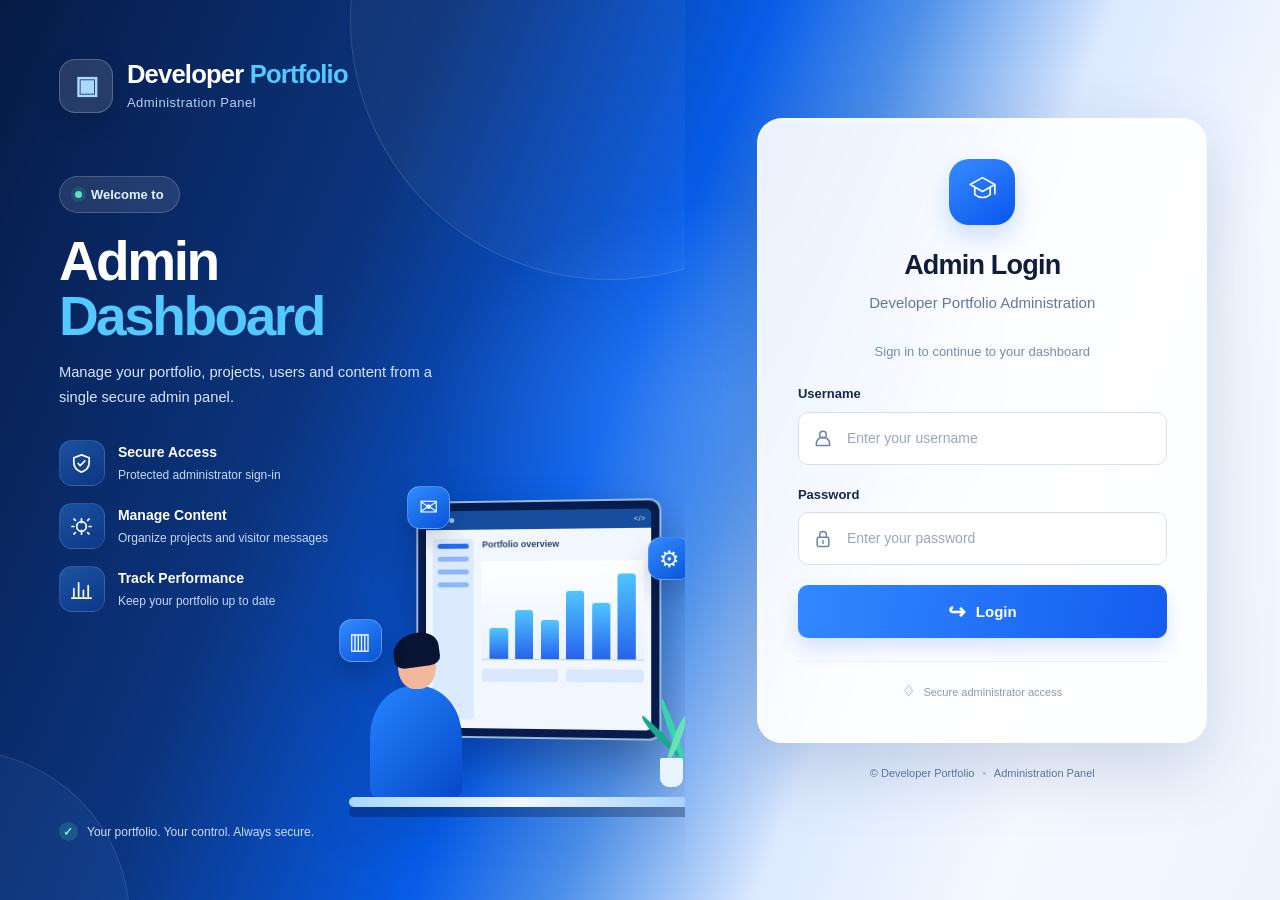
<file: DevPortfolio.API/wwwroot/admin.html>
<!DOCTYPE html>
<html lang="en">

<head>

    <meta charset="UTF-8">

    <meta name="viewport"
          content="width=device-width, initial-scale=1.0">

    <title>Admin Dashboard | Developer Portfolio</title>


    <!-- Bootstrap CSS -->
    <link href="https://cdn.jsdelivr.net/npm/bootstrap@5.3.3/dist/css/bootstrap.min.css"
          rel="stylesheet">


   
    <style>
        /* =========================================
           EMAIL CONVERSATION MODAL
        ========================================= */

        .conversation-modal {
            display: none;
            position: fixed;
            inset: 0;
            z-index: 9999;
            background: rgba(0, 0, 0, 0.75);
            align-items: center;
            justify-content: center;
            padding: 20px;
        }

            .conversation-modal.show {
                display: flex;
            }

        .conversation-box {
            width: 100%;
            max-width: 850px;
            max-height: 90vh;
            background: #ffffff;
            border-radius: 14px;
            overflow: hidden;
            box-shadow: 0 20px 60px rgba(0, 0, 0, 0.35);
            display: flex;
            flex-direction: column;
        }

        .conversation-header {
            display: flex;
            align-items: center;
            justify-content: space-between;
            padding: 20px 24px;
            border-bottom: 1px solid #e5e7eb;
        }

            .conversation-header h2 {
                margin: 0;
                font-size: 21px;
            }

        .conversation-email {
            margin-top: 5px;
            color: #6b7280;
            font-size: 14px;
        }

        .conversation-close {
            border: none;
            background: transparent;
            font-size: 30px;
            cursor: pointer;
            color: #6b7280;
        }

        .conversation-messages {
            padding: 24px;
            overflow-y: auto;
            max-height: 430px;
            background: #f8fafc;
        }

        .conversation-message {
            padding: 16px;
            margin-bottom: 14px;
            border-radius: 10px;
            background: #ffffff;
            border: 1px solid #e5e7eb;
        }

            .conversation-message.admin {
                background: #eef6ff;
                border-left: 4px solid #2563eb;
            }

            .conversation-message.visitor {
                border-left: 4px solid #10b981;
            }

        .conversation-message-header {
            display: flex;
            justify-content: space-between;
            gap: 15px;
            margin-bottom: 8px;
        }

        .conversation-message-name {
            font-weight: 600;
        }

        .conversation-message-date {
            font-size: 12px;
            color: #6b7280;
        }

        .conversation-message-email {
            font-size: 12px;
            color: #6b7280;
            margin-bottom: 10px;
        }

        .conversation-message-body {
            white-space: pre-wrap;
            line-height: 1.6;
        }

        .conversation-reply {
            padding: 20px 24px;
            border-top: 1px solid #e5e7eb;
            background: #ffffff;
        }

            .conversation-reply label {
                display: block;
                font-weight: 600;
                margin-bottom: 8px;
            }

            .conversation-reply textarea {
                width: 100%;
                resize: vertical;
                min-height: 110px;
                padding: 12px;
                border: 1px solid #d1d5db;
                border-radius: 8px;
                font-family: inherit;
                box-sizing: border-box;
            }

        .reply-actions {
            display: flex;
            justify-content: flex-end;
            gap: 10px;
            margin-top: 12px;
        }

        .cancel-reply-btn,
        .send-reply-btn {
            border: none;
            padding: 10px 18px;
            border-radius: 7px;
            cursor: pointer;
            font-weight: 600;
        }

        .cancel-reply-btn {
            background: #e5e7eb;
            color: #374151;
        }

        .send-reply-btn {
            background: #2563eb;
            color: white;
        }

            .send-reply-btn:disabled {
                opacity: 0.6;
                cursor: not-allowed;
            }

        .reply-success {
            color: #15803d;
            margin-top: 10px;
        }

        .reply-error {
            color: #dc2626;
            margin-top: 10px;
        }

        .view-btn {
            border: none;
            background: #2563eb;
            color: white;
            padding: 7px 12px;
            border-radius: 6px;
            cursor: pointer;
            margin-right: 5px;
        }

            .view-btn:hover {
                opacity: 0.9;
            }

        * {
            box-sizing: border-box;
        }


        body {
            margin: 0;
            font-family: Arial, sans-serif;
            background: #080b14;
            color: #ffffff;
        }


        /* =========================
                   LOGIN SCREEN
                ========================= */
        #loginScreen {
            min-height: 100vh;
            display: flex;
            align-items: center;
            justify-content: center;
            padding: 20px;
        }

        .login-card {
            width: 100%;
            max-width: 420px;
            background: #101625;
            border: 1px solid #202638;
            border-radius: 12px;
            padding: 35px;
            box-shadow: 0 20px 50px rgba(0,0,0,0.4);
        }

        .login-title {
            text-align: center;
            margin-bottom: 8px;
            font-size: 26px;
            font-weight: bold;
        }

        .login-subtitle {
            text-align: center;
            color: #9ca3b5;
            margin-bottom: 25px;
        }

        #loginScreen .form-control {
            margin-bottom: 15px;
        }

        .login-btn {
            width: 100%;
            padding: 11px;
        }

        .login-error {
            display: none;
        }

        /* =========================
                   HEADER
                ========================= */

        .admin-header {
            background: #0d1220;
            border-bottom: 1px solid #202638;
            padding: 20px 40px;
        }


        .header-container {
            max-width: 1200px;
            margin: auto;
            display: flex;
            align-items: center;
            justify-content: space-between;
        }


        .logo {
            font-size: 22px;
            font-weight: bold;
        }


            .logo span {
                color: #8b5cf6;
            }


        .dashboard-title {
            color: #aeb6cc;
            font-size: 14px;
        }


        /* =========================
                   MAIN
                ========================= */

        .container {
            width: 90%;
            max-width: 1200px;
            margin: 40px auto;
        }


        .page-title {
            margin-bottom: 30px;
        }


            .page-title h1 {
                margin-bottom: 8px;
                font-size: 32px;
            }


            .page-title p {
                color: #9ca3b5;
            }


        /* =========================
                   STATISTICS
                ========================= */

        .stats {
            display: grid;
            grid-template-columns: repeat(3, 1fr);
            gap: 20px;
            margin-bottom: 30px;
        }


        .stat-card {
            background: #101625;
            border: 1px solid #202638;
            border-radius: 10px;
            padding: 25px;
        }


            .stat-card h3 {
                margin: 0 0 10px;
                color: #9ca3b5;
                font-size: 14px;
            }


        .stat-number {
            font-size: 30px;
            font-weight: bold;
        }


        /* =========================
                   COMMON SECTION
                ========================= */

        .admin-section {
            background: #101625;
            border: 1px solid #202638;
            border-radius: 10px;
            overflow: hidden;
            margin-bottom: 30px;
        }


        .section-header {
            padding: 20px;
            border-bottom: 1px solid #202638;
            display: flex;
            justify-content: space-between;
            align-items: center;
        }


            .section-header h2 {
                margin: 0;
                font-size: 20px;
            }


        .header-buttons {
            display: flex;
            gap: 10px;
        }


        /* =========================
                   BUTTONS
                ========================= */

        .refresh-btn {
            background: #4f46e5;
            color: white;
            border: none;
            padding: 9px 16px;
            border-radius: 6px;
            cursor: pointer;
        }


            .refresh-btn:hover {
                background: #4338ca;
            }


        .add-btn {
            background: #059669;
            color: white;
            border: none;
            padding: 9px 16px;
            border-radius: 6px;
            cursor: pointer;
        }


            .add-btn:hover {
                background: #047857;
            }


        .edit-btn {
            background: #2563eb;
            color: white;
            border: none;
            padding: 7px 12px;
            border-radius: 5px;
            cursor: pointer;
            margin-bottom: 5px;
        }


            .edit-btn:hover {
                background: #1d4ed8;
            }


        .delete-btn {
            background: #dc2626;
            color: white;
            border: none;
            padding: 7px 12px;
            border-radius: 5px;
            cursor: pointer;
        }


            .delete-btn:hover {
                background: #b91c1c;
            }


        /* =========================
                   TABLE
                ========================= */

        .table-wrapper {
            overflow-x: auto;
        }


        table {
            width: 100%;
            border-collapse: collapse;
        }


        th,
        td {
            padding: 15px;
            text-align: left;
            border-bottom: 1px solid #202638;
        }


        th {
            color: #9ca3b5;
            font-size: 13px;
            text-transform: uppercase;
        }


        td {
            font-size: 14px;
        }


        .message-cell {
            max-width: 300px;
            color: #b8c0d4;
        }


        .project-description {
            max-width: 300px;
            color: #aeb6cc;
            line-height: 1.5;
        }


        .technology-cell {
            min-width: 220px;
            color: #ffffff;
        }


        .action-cell {
            white-space: nowrap;
        }


        /* =========================
                   STATUS
                ========================= */

        .status {
            padding: 20px;
            text-align: center;
            color: #9ca3b5;
        }


        /* =========================
                   MODAL
                ========================= */

        .modal-content {
            background: #101625;
            color: white;
            border: 1px solid #30384d;
        }


        .modal-header {
            border-bottom: 1px solid #30384d;
        }


        .modal-footer {
            border-top: 1px solid #30384d;
        }


        .modal-title {
            color: white;
        }


        .form-label {
            color: #d1d5db;
            font-weight: 500;
        }


        .form-control {
            background: #080b14;
            border: 1px solid #30384d;
            color: white;
        }


            .form-control:focus {
                background: #080b14;
                color: white;
                border-color: #6366f1;
                box-shadow: 0 0 0 0.2rem rgba(99, 102, 241, 0.2);
            }


            .form-control::placeholder {
                color: #6b7280;
            }


        .btn-close {
            filter: invert(1);
        }


        /* =========================
                   RESPONSIVE
                ========================= */

        @media (max-width: 768px) {

            .stats {
                grid-template-columns: 1fr;
            }


            .admin-header {
                padding: 20px;
            }


            .container {
                width: 95%;
            }


            .page-title h1 {
                font-size: 26px;
            }


            .section-header {
                flex-direction: column;
                align-items: flex-start;
                gap: 15px;
            }


            .header-buttons {
                width: 100%;
            }


                .header-buttons button {
                    flex: 1;
                }
        }


        /* =========================================================
                   CONVERSATION MODAL - READABLE DARK THEME
                   ========================================================= */

        .conversation-box {
            background: #111827;
            color: #f8fafc;
            border: 1px solid #334155;
            box-shadow: 0 20px 60px rgba(0, 0, 0, 0.55);
        }

        .conversation-header {
            background: #111827;
            border-bottom: 1px solid #334155;
        }

            .conversation-header h2 {
                color: #f8fafc;
            }

        .conversation-email {
            color: #94a3b8;
        }

        .conversation-close {
            color: #cbd5e1;
        }

            .conversation-close:hover {
                color: #ffffff;
                background: #334155;
                border-radius: 6px;
            }

        .conversation-messages {
            background: #0f172a;
        }

        .conversation-message {
            background: #1e293b;
            color: #f8fafc;
            border: 1px solid #334155;
        }

            .conversation-message.admin {
                background: #172554;
                color: #f8fafc;
                border-left: 4px solid #3b82f6;
            }

            .conversation-message.visitor {
                background: #0f2926;
                color: #f8fafc;
                border-left: 4px solid #10b981;
            }

        .conversation-message-name {
            color: #60a5fa;
        }

        .conversation-message.visitor .conversation-message-name {
            color: #34d399;
        }

        .conversation-message-date {
            color: #94a3b8;
        }

        .conversation-message-email {
            color: #cbd5e1;
        }

        .conversation-message-body {
            color: #f8fafc;
        }

            .conversation-message-body strong {
                color: #e2e8f0;
            }

        .conversation-reply {
            background: #111827;
            border-top: 1px solid #334155;
        }

            .conversation-reply label {
                color: #e2e8f0;
            }

            .conversation-reply textarea {
                background: #1e293b;
                color: #f8fafc;
                border: 1px solid #475569;
            }

                .conversation-reply textarea::placeholder {
                    color: #94a3b8;
                }

                .conversation-reply textarea:focus {
                    border-color: #6366f1;
                    box-shadow: 0 0 0 2px rgba(99, 102, 241, 0.2);
                    outline: none;
                }

        .cancel-reply-btn {
            background: #334155;
            color: #f8fafc;
            border: 1px solid #475569;
        }

            .cancel-reply-btn:hover {
                background: #475569;
            }

        .send-reply-btn {
            background: #2563eb;
            color: #ffffff;
        }

            .send-reply-btn:hover {
                background: #1d4ed8;
            }

        /* =========================================
           Developer Portfolio LOGIN REDESIGN
           Scoped to login screen; dashboard logic/styles remain intact.
        ========================================= */
        #loginScreen {
            display: flex;
            align-items: stretch;
            justify-content: stretch;
            min-height: 100vh;
            padding: 0;
            overflow: hidden;
            background: #f3f7ff;
            color: #111b3a;
            font-family: Inter, "Segoe UI", Arial, sans-serif;
        }

            #loginScreen .login-hero {
                position: relative;
                isolation: isolate;
                display: flex;
                flex: 1.08 1 0;
                flex-direction: column;
                min-width: 0;
                min-height: 100vh;
                overflow: hidden;
                padding: clamp(30px, 4.6vw, 76px);
                color: #fff;
                background: radial-gradient(circle at 78% 63%, rgba(28, 123, 255, .82), transparent 32%), radial-gradient(circle at 78% 10%, rgba(27, 98, 225, .55), transparent 34%), linear-gradient(135deg, #071b46 0%, #0b347e 49%, #075ce8 100%);
            }

            #loginScreen .hero-orb {
                position: absolute;
                z-index: -1;
                border: 1px solid rgba(255,255,255,.09);
                border-radius: 50%;
                pointer-events: none;
            }

            #loginScreen .hero-orb-one {
                width: 520px;
                height: 520px;
                right: -185px;
                top: -240px;
                background: rgba(60,139,255,.10);
            }

            #loginScreen .hero-orb-two {
                width: 340px;
                height: 340px;
                left: -210px;
                bottom: -190px;
                background: rgba(79,160,255,.12);
            }

            #loginScreen .brand-lockup {
                display: flex;
                align-items: center;
                gap: 14px;
                position: relative;
                z-index: 1;
            }

            #loginScreen .brand-mark {
                display: grid;
                place-items: center;
                width: 54px;
                height: 54px;
                border: 1px solid rgba(255,255,255,.22);
                border-radius: 16px;
                background: rgba(255,255,255,.12);
                color: #a9d9ff;
                font-size: 25px;
                font-weight: 800;
                letter-spacing: -3px;
                box-shadow: 0 10px 25px rgba(0,0,0,.12);
            }

            #loginScreen .brand-name {
                color: #fff;
                font-size: clamp(22px, 2vw, 30px);
                font-weight: 800;
                letter-spacing: -.8px;
                line-height: 1.1;
            }

                #loginScreen .brand-name span {
                    color: #55c8ff;
                }

            #loginScreen .brand-caption {
                margin-top: 5px;
                color: #b8d2f8;
                font-size: 13px;
                letter-spacing: .5px;
            }

            #loginScreen .hero-copy {
                position: relative;
                z-index: 2;
                max-width: 450px;
                margin-top: clamp(42px, 7vh, 78px);
            }

            #loginScreen .welcome-pill {
                display: inline-flex;
                align-items: center;
                gap: 9px;
                padding: 8px 15px;
                border: 1px solid rgba(255,255,255,.19);
                border-radius: 999px;
                background: rgba(255,255,255,.10);
                color: #e5f2ff;
                font-size: 13px;
                font-weight: 600;
            }

            #loginScreen .welcome-dot {
                width: 7px;
                height: 7px;
                border-radius: 50%;
                background: #5ce1c2;
                box-shadow: 0 0 0 4px rgba(92,225,194,.12);
            }

            #loginScreen .hero-copy h1 {
                margin: 21px 0 17px;
                color: #fff;
                font-size: clamp(42px, 4.3vw, 66px);
                line-height: .99;
                font-weight: 850;
                letter-spacing: -2.5px;
            }

                #loginScreen .hero-copy h1 span {
                    color: #53c9ff;
                }

            #loginScreen .hero-description {
                max-width: 390px;
                margin: 0;
                color: #d5e6ff;
                font-size: clamp(14px, 1.15vw, 17px);
                line-height: 1.7;
            }

            #loginScreen .hero-features {
                display: grid;
                gap: 17px;
                margin-top: 30px;
            }

            #loginScreen .hero-feature {
                display: flex;
                align-items: center;
                gap: 13px;
            }

            #loginScreen .feature-icon {
                display: grid;
                place-items: center;
                flex: 0 0 46px;
                width: 46px;
                height: 46px;
                border: 1px solid rgba(255,255,255,.13);
                border-radius: 13px;
                background: linear-gradient(145deg, rgba(61,151,255,.38), rgba(18,81,199,.28));
                color: #fff;
            }

                #loginScreen .feature-icon svg {
                    width: 23px;
                    height: 23px;
                    fill: none;
                    stroke: currentColor;
                    stroke-width: 1.8;
                    stroke-linecap: round;
                    stroke-linejoin: round;
                }

            #loginScreen .hero-feature strong {
                display: block;
                color: #fff;
                font-size: 14px;
                font-weight: 700;
            }

            #loginScreen .hero-feature small {
                display: block;
                margin-top: 3px;
                color: #c3d9fb;
                font-size: 12px;
            }

            #loginScreen .dashboard-art {
                position: absolute;
                z-index: 1;
                right: 3%;
                bottom: 8%;
                width: min(47%, 500px);
                height: 38%;
                min-height: 230px;
            }

            #loginScreen .art-monitor {
                position: absolute;
                z-index: 2;
                right: 9%;
                top: 4%;
                width: 72%;
                height: 70%;
                padding: 8px;
                border: 2px solid rgba(190,221,255,.8);
                border-radius: 12px;
                background: #071c4d;
                box-shadow: 0 24px 45px rgba(0,0,0,.22);
                transform: perspective(700px) rotateY(-5deg);
            }

            #loginScreen .monitor-top {
                display: flex;
                align-items: center;
                gap: 4px;
                height: 19px;
                padding: 0 6px;
                border-radius: 5px 5px 0 0;
                background: #174d9e;
            }

                #loginScreen .monitor-top span {
                    width: 5px;
                    height: 5px;
                    border-radius: 50%;
                    background: #9bc9ff;
                }

                #loginScreen .monitor-top i {
                    margin-left: auto;
                    color: #c4e5ff;
                    font-size: 8px;
                    font-style: normal;
                }

            #loginScreen .monitor-content {
                display: flex;
                height: calc(100% - 19px);
                padding: 9px 7px;
                gap: 8px;
                background: #f2f7ff;
                border-radius: 0 0 5px 5px;
            }

            #loginScreen .monitor-sidebar {
                display: grid;
                align-content: start;
                gap: 8px;
                width: 20%;
                padding: 5px;
                border-radius: 4px;
                background: #dceaff;
            }

                #loginScreen .monitor-sidebar b {
                    height: 5px;
                    border-radius: 5px;
                    background: #8bb7f6;
                }

                    #loginScreen .monitor-sidebar b:first-child {
                        background: #236cf1;
                    }

            #loginScreen .monitor-main {
                flex: 1;
                min-width: 0;
            }

            #loginScreen .monitor-label {
                color: #24426e;
                font-size: clamp(7px, .7vw, 10px);
                font-weight: 700;
            }

            #loginScreen .chart-bars {
                display: flex;
                align-items: end;
                gap: 5%;
                height: 54%;
                margin-top: 10px;
                padding: 8px 8px 0;
                border-bottom: 1px solid #bdd2ef;
                background: linear-gradient(180deg, #fff, #e9f2ff);
            }

                #loginScreen .chart-bars i {
                    flex: 1;
                    border-radius: 3px 3px 0 0;
                    background: linear-gradient(#51c5ff,#2563eb);
                }

                    #loginScreen .chart-bars i:nth-child(1) {
                        height: 34%;
                    }

                    #loginScreen .chart-bars i:nth-child(2) {
                        height: 55%;
                    }

                    #loginScreen .chart-bars i:nth-child(3) {
                        height: 43%;
                    }

                    #loginScreen .chart-bars i:nth-child(4) {
                        height: 76%;
                    }

                    #loginScreen .chart-bars i:nth-child(5) {
                        height: 62%;
                    }

                    #loginScreen .chart-bars i:nth-child(6) {
                        height: 95%;
                    }

            #loginScreen .monitor-bottom {
                display: flex;
                gap: 8px;
                margin-top: 9px;
            }

                #loginScreen .monitor-bottom span {
                    height: 13px;
                    flex: 1;
                    border-radius: 3px;
                    background: #d9e8ff;
                }

            #loginScreen .art-person {
                position: absolute;
                z-index: 3;
                left: 4%;
                bottom: 9%;
                width: 32%;
                height: 48%;
            }

            #loginScreen .person-head {
                position: absolute;
                z-index: 2;
                left: 32%;
                top: 2%;
                width: 35%;
                height: 32%;
                border-radius: 45% 45% 42% 42%;
                background: #f3b89b;
            }

            #loginScreen .person-hair {
                position: absolute;
                z-index: 3;
                left: 28%;
                top: 0;
                width: 42%;
                height: 21%;
                border-radius: 60% 45% 25% 25%;
                background: #091432;
                transform: rotate(-8deg);
            }

            #loginScreen .person-body {
                position: absolute;
                left: 7%;
                bottom: 0;
                width: 84%;
                height: 68%;
                border-radius: 46% 46% 8% 8%;
                background: linear-gradient(135deg,#2585ff,#0648c8);
            }

            #loginScreen .art-desk {
                position: absolute;
                z-index: 4;
                left: 0;
                right: 0;
                bottom: 6%;
                height: 10px;
                border-radius: 6px;
                background: linear-gradient(90deg,#a6d8ff,#f1f8ff,#a4d0ff);
                box-shadow: 0 10px 0 rgba(2,21,62,.32);
            }

            #loginScreen .art-plant {
                position: absolute;
                z-index: 5;
                right: 0;
                bottom: 12%;
                width: 12%;
                height: 30%;
            }

                #loginScreen .art-plant b {
                    position: absolute;
                    bottom: 0;
                    left: 24%;
                    width: 55%;
                    height: 28%;
                    border-radius: 2px 2px 9px 9px;
                    background: #e9f4ff;
                }

                #loginScreen .art-plant i {
                    position: absolute;
                    bottom: 23%;
                    left: 43%;
                    width: 23%;
                    height: 65%;
                    border-radius: 100% 0 100% 0;
                    background: #37d4ad;
                    transform: rotate(-25deg);
                }

                    #loginScreen .art-plant i:nth-child(2) {
                        left: 15%;
                        height: 53%;
                        transform: rotate(-50deg);
                        background: #18a98e;
                    }

                    #loginScreen .art-plant i:nth-child(3) {
                        left: 55%;
                        height: 50%;
                        transform: rotate(15deg);
                        background: #68e3b5;
                    }

            #loginScreen .float-icon {
                position: absolute;
                z-index: 5;
                display: grid;
                place-items: center;
                width: 43px;
                height: 43px;
                border: 1px solid rgba(255,255,255,.25);
                border-radius: 13px;
                background: linear-gradient(145deg,#328bff,#0754d8);
                color: #fff;
                font-size: 23px;
                box-shadow: 0 12px 24px rgba(0,0,0,.16);
            }

            #loginScreen .float-mail {
                left: 17%;
                top: 0;
            }

            #loginScreen .float-settings {
                right: 0;
                top: 15%;
            }

            #loginScreen .float-chart {
                left: -3%;
                top: 39%;
            }

            #loginScreen .hero-footnote {
                position: relative;
                z-index: 2;
                margin-top: auto;
                padding-top: 20px;
                color: #c8defe;
                font-size: 12px;
            }

            #loginScreen .footnote-shield {
                display: inline-grid;
                place-items: center;
                width: 19px;
                height: 19px;
                margin-right: 6px;
                border-radius: 50%;
                background: rgba(97,226,191,.17);
                color: #75f0ce;
                font-weight: 800;
            }

            #loginScreen .login-side {
                display: flex;
                flex: .92 1 0;
                flex-direction: column;
                align-items: center;
                justify-content: center;
                min-width: 0;
                padding: clamp(24px, 5vw, 72px) clamp(20px, 4.4vw, 68px);
                background: radial-gradient(circle at 100% 0%, rgba(211,230,255,.72), transparent 35%), #f4f8ff;
            }

            #loginScreen .login-card {
                width: 100%;
                max-width: 450px;
                padding: clamp(28px, 3.1vw, 46px);
                border: 1px solid rgba(210,222,244,.85);
                border-radius: 25px;
                background: rgba(255,255,255,.96);
                color: #111b3a;
                box-shadow: 0 24px 70px rgba(27,65,124,.12);
            }

            #loginScreen .login-emblem {
                display: grid;
                place-items: center;
                width: 66px;
                height: 66px;
                margin: 0 auto 20px;
                border-radius: 20px;
                background: linear-gradient(145deg,#398cff,#0755ee);
                box-shadow: 0 12px 24px rgba(37,99,235,.2);
            }

                #loginScreen .login-emblem svg {
                    width: 37px;
                    height: 37px;
                    fill: none;
                    stroke: white;
                    stroke-width: 2.2;
                    stroke-linecap: round;
                    stroke-linejoin: round;
                }

            #loginScreen .login-title {
                margin: 0;
                color: #111b3a;
                text-align: center;
                font-size: clamp(27px, 2.1vw, 32px);
                font-weight: 800;
                letter-spacing: -.8px;
            }

            #loginScreen .login-subtitle {
                margin: 7px 0 0;
                color: #63779e;
                text-align: center;
                font-size: 15px;
            }

            #loginScreen .login-welcome {
                margin: 27px 0 23px;
                color: #7a8ba9;
                text-align: center;
                font-size: 13px;
            }

            #loginScreen .form-label {
                display: block;
                margin: 0 0 8px;
                color: #172747;
                font-size: 13px;
                font-weight: 700;
            }

            #loginScreen .login-input-wrap {
                position: relative;
                margin-bottom: 20px;
            }

                #loginScreen .login-input-wrap > svg {
                    position: absolute;
                    z-index: 1;
                    left: 15px;
                    top: 50%;
                    width: 20px;
                    height: 20px;
                    transform: translateY(-50%);
                    fill: none;
                    stroke: #6b83ad;
                    stroke-width: 1.8;
                    stroke-linecap: round;
                    stroke-linejoin: round;
                    pointer-events: none;
                }

                #loginScreen .login-input-wrap .form-control {
                    width: 100%;
                    min-height: 53px;
                    margin: 0;
                    padding: 13px 15px 13px 48px;
                    border: 1px solid #d6e0f2;
                    border-radius: 10px;
                    background: #fff;
                    color: #172747;
                    font-size: 14px;
                    box-shadow: inset 0 1px 2px rgba(20,40,80,.02);
                    transition: border-color .2s, box-shadow .2s;
                }

                    #loginScreen .login-input-wrap .form-control::placeholder {
                        color: #98a7c1;
                    }

                    #loginScreen .login-input-wrap .form-control:focus {
                        border-color: #347bfa;
                        background: #fff;
                        color: #172747;
                        box-shadow: 0 0 0 4px rgba(52,123,250,.12);
                        outline: none;
                    }

            #loginScreen .login-error {
                margin: 0 0 16px;
                padding: 10px 12px;
                border-radius: 8px;
                font-size: 13px;
            }

            #loginScreen .login-btn {
                display: flex;
                align-items: center;
                justify-content: center;
                gap: 10px;
                width: 100%;
                min-height: 53px;
                margin-top: 5px;
                border: 0;
                border-radius: 10px;
                background: linear-gradient(100deg,#3189ff,#145cf0);
                color: #fff;
                font-size: 15px;
                font-weight: 700;
                box-shadow: 0 10px 20px rgba(37,99,235,.18);
                transition: transform .2s, box-shadow .2s, filter .2s;
            }

                #loginScreen .login-btn:hover {
                    background: linear-gradient(100deg,#2479f0,#084ddd);
                    box-shadow: 0 13px 24px rgba(37,99,235,.25);
                    transform: translateY(-1px);
                }

                #loginScreen .login-btn:disabled {
                    opacity: .7;
                    cursor: wait;
                    transform: none;
                }

            #loginScreen .login-button-icon {
                font-size: 21px;
                line-height: 1;
            }

            #loginScreen .login-security {
                margin-top: 23px;
                padding-top: 18px;
                border-top: 1px solid #edf1f8;
                color: #8b9ab4;
                text-align: center;
                font-size: 11px;
            }

                #loginScreen .login-security span {
                    margin-right: 5px;
                    color: #347bfa;
                    font-size: 15px;
                }

            #loginScreen .login-side-footer {
                margin-top: 22px;
                color: #9aa8bf;
                text-align: center;
                font-size: 11px;
            }

                #loginScreen .login-side-footer span {
                    padding: 0 5px;
                    color: #c0cada;
                }

        @media (max-width: 1100px) {
            #loginScreen .dashboard-art {
                right: 2%;
                width: 45%;
                opacity: .88;
            }

            #loginScreen .hero-copy {
                max-width: 390px;
            }

                #loginScreen .hero-copy h1 {
                    font-size: clamp(40px, 4.4vw, 56px);
                }

            #loginScreen .login-side {
                padding: 28px;
            }
        }

        @media (max-width: 850px) {
            #loginScreen {
                flex-direction: column;
                overflow: visible;
            }

                #loginScreen .login-hero {
                    min-height: auto;
                    flex: none;
                    padding: 30px clamp(22px, 6vw, 48px) 28px;
                }

                #loginScreen .hero-copy {
                    margin-top: 38px;
                    max-width: 570px;
                }

                    #loginScreen .hero-copy h1 {
                        font-size: clamp(42px, 8vw, 58px);
                    }

                #loginScreen .hero-features {
                    grid-template-columns: repeat(3, minmax(0,1fr));
                    gap: 12px;
                }

                #loginScreen .hero-feature {
                    align-items: flex-start;
                    gap: 9px;
                }

                #loginScreen .feature-icon {
                    flex-basis: 38px;
                    width: 38px;
                    height: 38px;
                    border-radius: 11px;
                }

                    #loginScreen .feature-icon svg {
                        width: 20px;
                        height: 20px;
                    }

                #loginScreen .hero-feature small {
                    line-height: 1.4;
                }

                #loginScreen .dashboard-art {
                    right: 4%;
                    bottom: 7%;
                    width: 38%;
                    height: 35%;
                    min-height: 180px;
                    opacity: .34;
                }

                #loginScreen .hero-footnote {
                    margin-top: 28px;
                }

                #loginScreen .login-side {
                    flex: none;
                    padding: 38px 22px 24px;
                }

                #loginScreen .login-card {
                    max-width: 480px;
                }
        }

        @media (max-width: 560px) {
            #loginScreen .brand-mark {
                width: 46px;
                height: 46px;
                border-radius: 13px;
            }

            #loginScreen .brand-name {
                font-size: 23px;
            }

            #loginScreen .hero-copy {
                margin-top: 30px;
            }

                #loginScreen .hero-copy h1 {
                    margin-top: 17px;
                    font-size: 43px;
                    letter-spacing: -1.6px;
                }

            #loginScreen .hero-description {
                font-size: 14px;
            }

            #loginScreen .hero-features {
                grid-template-columns: 1fr;
                gap: 13px;
                margin-top: 23px;
            }

            #loginScreen .hero-feature {
                align-items: center;
            }

                #loginScreen .hero-feature small {
                    font-size: 11px;
                }

            #loginScreen .dashboard-art {
                display: none;
            }

            #loginScreen .hero-footnote {
                font-size: 11px;
            }

            #loginScreen .login-side {
                padding: 28px 16px 22px;
            }

            #loginScreen .login-card {
                padding: 28px 22px;
                border-radius: 20px;
            }

            #loginScreen .login-emblem {
                width: 58px;
                height: 58px;
                margin-bottom: 16px;
            }

            #loginScreen .login-title {
                font-size: 27px;
            }

            #loginScreen .login-welcome {
                margin-top: 22px;
            }
        }



        /* =========================================
           UNIFIED LOGIN CANVAS
           Visual-only overrides: keep existing login/API logic unchanged.
        ========================================= */
        #loginScreen {
            position: relative;
            isolation: isolate;
            background: radial-gradient(ellipse at 57% 45%, rgba(88, 158, 255, .42) 0%, rgba(88, 158, 255, 0) 29%), linear-gradient(112deg, #071b46 0%, #0b347e 28%, #075ce8 47%, #4c8fe9 56%, #dceaff 68%, #f4f8ff 82%, #eef5ff 100%);
        }

            /* Remove the hard split between illustration and form. */
            #loginScreen .login-hero {
                flex: 1.08 1 0;
                background: transparent;
            }

            #loginScreen .login-side {
                position: relative;
                z-index: 2;
                flex: .92 1 0;
                background: transparent;
            }

            #loginScreen .login-card {
                position: relative;
                border: 1px solid rgba(255, 255, 255, .86);
                background: rgba(255, 255, 255, .91);
                box-shadow: 0 24px 70px rgba(8, 35, 92, .17), 0 2px 8px rgba(255, 255, 255, .42) inset;
                backdrop-filter: blur(14px);
                -webkit-backdrop-filter: blur(14px);
            }

            #loginScreen .login-side-footer {
                color: #61799f;
            }

            #loginScreen .hero-orb-one {
                border-color: rgba(255,255,255,.12);
                background: rgba(255,255,255,.035);
            }

            #loginScreen .hero-orb-two {
                border-color: rgba(255,255,255,.10);
                background: rgba(91,165,255,.08);
            }

            #loginScreen .dashboard-art {
                right: -1%;
                width: min(50%, 520px);
                filter: drop-shadow(0 18px 22px rgba(3, 25, 73, .12));
            }

        @media (max-width: 1100px) {
            #loginScreen {
                background: linear-gradient(112deg, #071b46 0%, #0b347e 28%, #075ce8 47%, #8bb7f0 61%, #eef5ff 77%, #f4f8ff 100%);
            }

                #loginScreen .dashboard-art {
                    right: -1%;
                }
        }

        @media (max-width: 850px) {
            #loginScreen {
                background: linear-gradient(180deg, #071b46 0%, #0b347e 24%, #075ce8 43%, #a9caf5 59%, #edf4ff 72%, #f4f8ff 100%);
            }

                #loginScreen .login-hero,
                #loginScreen .login-side {
                    background: transparent;
                }

                #loginScreen .login-side {
                    padding-top: 32px;
                }

                #loginScreen .login-card {
                    background: rgba(255,255,255,.96);
                    box-shadow: 0 20px 55px rgba(8,35,92,.18);
                }
        }

        @media (max-width: 560px) {
            #loginScreen {
                background: linear-gradient(180deg, #071b46 0%, #0b347e 22%, #075ce8 39%, #c4dcfb 55%, #f4f8ff 70%, #f4f8ff 100%);
            }

                #loginScreen .login-side-footer {
                    color: #61799f;
                }
        }

        /* =========================================================
           PREMIUM ADMIN DASHBOARD THEME
           UI-only overrides: existing IDs, forms and JS are retained
        ========================================================= */
        body {
            background: #f4f7fc;
            color: #17233f;
            font-family: Inter, "Segoe UI", Arial, sans-serif;
        }

        #adminDashboard {
            min-height: 100vh;
            background: radial-gradient(circle at 92% 3%, rgba(59,130,246,.08), transparent 24rem), #f4f7fc;
            color: #17233f;
        }

            #adminDashboard .admin-header {
                position: sticky;
                top: 0;
                z-index: 100;
                padding: 17px 32px;
                background: rgba(255,255,255,.92);
                border-bottom: 1px solid #e4eaf4;
                box-shadow: 0 5px 22px rgba(25, 52, 97, .045);
                backdrop-filter: blur(14px);
            }

            #adminDashboard .header-container {
                max-width: 1360px;
                gap: 20px;
            }

            #adminDashboard .logo {
                color: #13274b;
                font-size: 23px;
                letter-spacing: -.7px;
                font-weight: 800;
            }

                #adminDashboard .logo span {
                    color: #2463eb;
                }

            #adminDashboard .dashboard-title {
                color: #64748b;
                font-size: 13px;
                font-weight: 650;
                padding: 9px 13px;
                border-radius: 9px;
                background: #f0f5ff;
                border: 1px solid #e0eaff;
            }

            #adminDashboard .header-buttons {
                align-items: center;
                gap: 14px;
            }

                #adminDashboard .header-buttons .btn-danger {
                    border: 0;
                    border-radius: 9px;
                    padding: 9px 16px;
                    font-weight: 650;
                    background: #fff0f1;
                    color: #c6283d;
                    box-shadow: inset 0 0 0 1px #ffd9de;
                    transition: transform .2s ease, background .2s ease;
                }

                    #adminDashboard .header-buttons .btn-danger:hover {
                        background: #ffe0e4;
                        transform: translateY(-1px);
                    }

            #adminDashboard main .container {
                width: min(94%, 1360px);
                max-width: 1360px;
                margin: 0 auto;
                padding: 38px 0 64px;
            }

            #adminDashboard .page-title {
                margin-bottom: 27px;
            }

                #adminDashboard .page-title h1 {
                    margin: 0 0 8px;
                    color: #142344;
                    font-size: clamp(28px, 3vw, 36px);
                    font-weight: 800;
                    letter-spacing: -1.1px;
                }

                #adminDashboard .page-title p {
                    margin: 0;
                    color: #71809a;
                    font-size: 15px;
                }

            #adminDashboard .stats {
                grid-template-columns: repeat(3, minmax(0, 1fr));
                gap: 22px;
                margin-bottom: 28px;
            }

            #adminDashboard .stat-card {
                position: relative;
                overflow: hidden;
                min-height: 145px;
                padding: 25px 26px;
                border: 1px solid #e5ebf5;
                border-radius: 18px;
                background: rgba(255,255,255,.96);
                box-shadow: 0 8px 24px rgba(32, 61, 112, .055);
                transition: transform .22s ease, box-shadow .22s ease;
            }

                #adminDashboard .stat-card::after {
                    content: "";
                    position: absolute;
                    width: 112px;
                    height: 112px;
                    right: -38px;
                    top: -42px;
                    border-radius: 50%;
                    background: rgba(59,130,246,.075);
                }

                #adminDashboard .stat-card:hover {
                    transform: translateY(-3px);
                    box-shadow: 0 15px 34px rgba(32, 61, 112, .10);
                }

                #adminDashboard .stat-card h3 {
                    position: relative;
                    z-index: 1;
                    margin: 0 0 15px;
                    color: #71809a;
                    font-size: 13px;
                    font-weight: 700;
                    letter-spacing: .25px;
                }

            #adminDashboard .stat-number {
                position: relative;
                z-index: 1;
                color: #15284b;
                font-size: 34px;
                line-height: 1.1;
                font-weight: 800;
                letter-spacing: -1px;
            }

            #adminDashboard .stat-card:nth-child(1) {
                border-top: 3px solid #3978f6;
            }

            #adminDashboard .stat-card:nth-child(2) {
                border-top: 3px solid #10b981;
            }

            #adminDashboard .stat-card:nth-child(3) {
                border-top: 3px solid #8b5cf6;
            }

                #adminDashboard .stat-card:nth-child(3) .stat-number {
                    font-size: 27px;
                    color: #0f9f72;
                }

            #adminDashboard .admin-section {
                margin-bottom: 28px;
                border: 1px solid #e3eaf5;
                border-radius: 17px;
                background: #fff;
                box-shadow: 0 8px 28px rgba(32, 61, 112, .055);
            }

            #adminDashboard .section-header {
                min-height: 78px;
                padding: 20px 24px;
                gap: 16px;
                border-bottom: 1px solid #edf1f7;
                background: linear-gradient(180deg, #fff, #fcfdff);
            }

                #adminDashboard .section-header h2 {
                    color: #172847;
                    font-size: 18px;
                    font-weight: 750;
                    letter-spacing: -.25px;
                }

            #adminDashboard .header-buttons {
                flex-wrap: wrap;
            }

            #adminDashboard .refresh-btn,
            #adminDashboard .add-btn {
                min-height: 40px;
                padding: 9px 15px;
                border-radius: 9px;
                font-size: 13px;
                font-weight: 700;
                box-shadow: 0 4px 10px rgba(37,99,235,.12);
                transition: transform .18s ease, box-shadow .18s ease;
            }

            #adminDashboard .refresh-btn {
                background: #edf4ff;
                color: #245bd4;
                border: 1px solid #d9e7ff;
            }

                #adminDashboard .refresh-btn:hover {
                    background: #e1edff;
                    color: #1749b5;
                    transform: translateY(-1px);
                }

            #adminDashboard .add-btn {
                background: linear-gradient(135deg, #10b981, #059669);
                border: 1px solid #059669;
            }

                #adminDashboard .add-btn:hover {
                    background: linear-gradient(135deg, #059669, #047857);
                    transform: translateY(-1px);
                }

            #adminDashboard .table-wrapper {
                width: 100%;
                overflow-x: auto;
                border-radius: 0 0 17px 17px;
            }

            #adminDashboard table {
                min-width: 850px;
                width: 100%;
                margin: 0;
                border-collapse: separate;
                border-spacing: 0;
                color: #33435f;
            }

                #adminDashboard table thead th {
                    padding: 15px 16px;
                    background: #f7f9fd;
                    color: #71809a;
                    border-bottom: 1px solid #e8edf5;
                    font-size: 11px;
                    font-weight: 800;
                    letter-spacing: .7px;
                    white-space: nowrap;
                }

                #adminDashboard table tbody td {
                    padding: 17px 16px;
                    color: #3d4b63;
                    border-bottom: 1px solid #edf1f7;
                    font-size: 13px;
                    line-height: 1.55;
                    vertical-align: middle;
                    overflow-wrap: anywhere;
                }

                #adminDashboard table tbody tr:last-child td {
                    border-bottom: 0;
                }

                #adminDashboard table tbody tr {
                    transition: background .16s ease;
                }

                    #adminDashboard table tbody tr:hover {
                        background: #f8fbff;
                    }

            #adminDashboard .message-cell,
            #adminDashboard .project-description {
                color: #52627b;
            }

            #adminDashboard .technology-cell {
                color: #344765;
            }

            #adminDashboard .status {
                color: #8290a6;
                padding: 25px;
            }

            #adminDashboard .view-btn,
            #adminDashboard .edit-btn,
            #adminDashboard .delete-btn {
                min-width: 58px;
                margin: 2px 4px 2px 0;
                padding: 7px 11px;
                border-radius: 8px;
                font-size: 12px;
                font-weight: 700;
                transition: transform .16s ease, box-shadow .16s ease;
            }

            #adminDashboard .view-btn,
            #adminDashboard .edit-btn {
                background: #eaf2ff;
                color: #245bd4;
                border: 1px solid #d7e6ff;
            }

            #adminDashboard .delete-btn {
                background: #fff0f1;
                color: #c6283d;
                border: 1px solid #ffd9de;
            }

                #adminDashboard .view-btn:hover,
                #adminDashboard .edit-btn:hover,
                #adminDashboard .delete-btn:hover {
                    transform: translateY(-1px);
                    box-shadow: 0 4px 10px rgba(28,48,82,.09);
                }

            /* Keep project modal readable with the premium dashboard palette. */
            #adminDashboard .modal-content {
                background: #fff;
                color: #17233f;
                border: 1px solid #e3eaf5;
                border-radius: 16px;
                box-shadow: 0 24px 70px rgba(15, 31, 62, .22);
            }

            #adminDashboard .modal-header,
            #adminDashboard .modal-footer {
                border-color: #e8edf5;
            }

            #adminDashboard .modal-title {
                color: #172847;
                font-weight: 750;
            }

            #adminDashboard .modal-content .form-label {
                color: #40516d;
            }

            #adminDashboard .modal-content .form-control {
                background: #fff;
                color: #17233f;
                border-color: #d8e1ef;
                border-radius: 9px;
            }

                #adminDashboard .modal-content .form-control:focus {
                    border-color: #4b83f3;
                    box-shadow: 0 0 0 .2rem rgba(59,130,246,.13);
                }

                #adminDashboard .modal-content .form-control::placeholder {
                    color: #94a3b8;
                }

            #adminDashboard .modal-content .btn-close {
                filter: none;
            }

        @media (max-width: 900px) {
            #adminDashboard .admin-header {
                padding: 15px 20px;
            }

            #adminDashboard main .container {
                width: min(94%, 1360px);
                padding-top: 28px;
            }

            #adminDashboard .stats {
                gap: 14px;
            }

            #adminDashboard .stat-card {
                padding: 21px;
            }
        }

        @media (max-width: 680px) {
            #adminDashboard .header-container {
                align-items: flex-start;
                flex-direction: column;
            }

            #adminDashboard .header-buttons {
                width: 100%;
                justify-content: space-between;
            }

            #adminDashboard .dashboard-title {
                margin-right: auto;
            }

            #adminDashboard main .container {
                width: calc(100% - 28px);
                padding: 25px 0 40px;
            }

            #adminDashboard .page-title h1 {
                font-size: 28px;
            }

            #adminDashboard .stats {
                grid-template-columns: 1fr;
                gap: 13px;
            }

            #adminDashboard .stat-card {
                min-height: 115px;
                padding: 20px;
            }

            #adminDashboard .stat-number {
                font-size: 30px;
            }

            #adminDashboard .section-header {
                align-items: flex-start;
                flex-direction: column;
                padding: 18px;
            }

            #adminDashboard .header-buttons {
                width: 100%;
            }

                #adminDashboard .header-buttons button {
                    flex: 1;
                }

            #adminDashboard .table-wrapper {
                overflow-x: auto;
            }
        }

        @media (prefers-reduced-motion: reduce) {
            #adminDashboard *, #adminDashboard *::before, #adminDashboard *::after {
                transition-duration: .01ms !important;
                animation-duration: .01ms !important;
                scroll-behavior: auto !important;
            }
        }
    </style>

    <style id="dashboard-premium-refinement">
        /* Final dashboard refinement: full-width, polished admin workspace */
        #adminDashboard {
            --dp-ink: #152544;
            --dp-muted: #71809a;
            --dp-line: #e4eaf3;
            --dp-blue: #2864e8;
            background: #f5f7fb !important;
            color: var(--dp-ink) !important;
        }

            #adminDashboard .admin-header {
                padding: 16px clamp(18px, 3vw, 48px) !important;
                background: rgba(255,255,255,.96) !important;
                border-bottom: 1px solid var(--dp-line) !important;
            }

            #adminDashboard .header-container {
                max-width: 1600px !important;
                width: 100%;
            }

            #adminDashboard .logo {
                font-size: 24px !important;
            }

            #adminDashboard main .container {
                width: min(96%, 1600px) !important;
                max-width: 1600px !important;
                padding: 34px 0 60px !important;
                margin: 0 auto !important;
            }

            #adminDashboard .page-title {
                display: flex;
                align-items: flex-end;
                justify-content: space-between;
                gap: 18px;
                margin-bottom: 26px !important;
            }

                #adminDashboard .page-title h1 {
                    font-size: clamp(29px, 2.4vw, 38px) !important;
                    letter-spacing: -1.2px !important;
                }

                #adminDashboard .page-title p {
                    font-size: 15px !important;
                }

            #adminDashboard .stats {
                gap: 20px !important;
                margin-bottom: 30px !important;
            }

            #adminDashboard .stat-card {
                min-height: 150px !important;
                padding: 26px 28px !important;
                border-radius: 18px !important;
                box-shadow: 0 7px 24px rgba(27, 50, 89, .045) !important;
            }

                #adminDashboard .stat-card h3 {
                    font-size: 13px !important;
                }

            #adminDashboard .stat-number {
                font-size: 38px !important;
            }

            #adminDashboard .admin-section {
                border-radius: 18px !important;
                margin-bottom: 30px !important;
                overflow: hidden;
                box-shadow: 0 8px 28px rgba(27, 50, 89, .05) !important;
            }

            #adminDashboard .section-header {
                min-height: 78px !important;
                padding: 21px 26px !important;
            }

                #adminDashboard .section-header h2 {
                    font-size: 19px !important;
                }

            #adminDashboard .table-wrapper {
                overflow-x: auto !important;
            }

            #adminDashboard table {
                width: 100% !important;
                min-width: 1050px !important;
                table-layout: auto;
            }

                #adminDashboard table thead th {
                    padding: 16px 18px !important;
                }

                #adminDashboard table tbody td {
                    padding: 18px !important;
                    font-size: 13px !important;
                    line-height: 1.6 !important;
                }

            #adminDashboard .message-cell {
                min-width: 220px;
                max-width: 360px;
            }

            #adminDashboard .action-cell {
                min-width: 130px;
            }

            #adminDashboard .view-btn,
            #adminDashboard .edit-btn,
            #adminDashboard .delete-btn {
                min-height: 34px;
                margin: 2px 5px 2px 0 !important;
                padding: 7px 12px !important;
            }

            #adminDashboard .refresh-btn,
            #adminDashboard .add-btn {
                min-height: 42px !important;
                padding: 10px 16px !important;
            }

            #adminDashboard .status {
                padding: 30px !important;
            }

            #adminDashboard .modal-dialog {
                margin: 1.25rem auto;
            }

        @media (max-width: 760px) {
            #adminDashboard main .container {
                width: calc(100% - 28px) !important;
                padding-top: 24px !important;
            }

            #adminDashboard .page-title {
                display: block;
            }

                #adminDashboard .page-title h1 {
                    font-size: 28px !important;
                }

            #adminDashboard .stats {
                grid-template-columns: 1fr !important;
            }

            #adminDashboard .stat-card {
                min-height: 112px !important;
            }

            #adminDashboard .section-header {
                padding: 18px !important;
            }

            #adminDashboard .table-wrapper {
                border-radius: 0 0 16px 16px;
            }
        }
    </style>


    <style id="Developer Portfolio-premium-sidebar-theme">
        /* Premium dashboard inspired by the approved reference. Visual-only: keep existing API and JS. */
        #adminDashboard {
            --dp-navy: #092657;
            --dp-blue: #1261f5;
            --dp-ink: #14284d;
            --dp-muted: #687b9d;
            --dp-border: #e4ecfa;
            position: relative;
            min-height: 100vh;
            padding-left: 260px;
            overflow: clip;
            background: radial-gradient(circle at 88% 8%, #e0edff 0, transparent 28rem), #f3f7ff !important;
            color: var(--dp-ink) !important;
        }

            #adminDashboard .dp-sidebar {
                position: fixed;
                z-index: 1050;
                inset: 0 auto 0 0;
                display: flex;
                flex-direction: column;
                width: 260px;
                min-height: 100vh;
                padding: 25px 14px 18px;
                overflow-y: auto;
                color: #fff;
                background: radial-gradient(circle at 80% 90%, rgba(28,100,242,.35), transparent 19rem), linear-gradient(160deg,#071b43 0%,#0b2e68 58%,#0b2860 100%);
                box-shadow: 10px 0 35px rgba(7,30,75,.10);
            }

            #adminDashboard .dp-sidebar-brand {
                display: flex;
                align-items: center;
                gap: 11px;
                padding: 0 9px 30px;
                color: #fff;
                text-decoration: none;
            }

            #adminDashboard .dp-brand-icon {
                display: grid;
                place-items: center;
                flex: 0 0 49px;
                height: 49px;
                border: 1px solid rgba(255,255,255,.18);
                border-radius: 15px;
                background: linear-gradient(145deg,#1e78ff,#0848c5);
                color: #d8f3ff;
                font-size: 17px;
                font-weight: 900;
                letter-spacing: -2px;
                box-shadow: 0 10px 22px rgba(0,0,0,.16);
            }

            #adminDashboard .dp-sidebar-brand strong {
                display: block;
                font-size: 19px;
                font-weight: 850;
                letter-spacing: -.55px;
                line-height: 1.15;
            }

                #adminDashboard .dp-sidebar-brand strong span {
                    color: #48d3ff;
                }

            #adminDashboard .dp-sidebar-brand small {
                display: block;
                margin-top: 5px;
                color: #a9c3eb;
                font-size: 11px;
                letter-spacing: .45px;
            }

            #adminDashboard .dp-sidebar-nav {
                display: grid;
                gap: 8px;
            }

            #adminDashboard .dp-nav-link {
                display: flex;
                align-items: center;
                gap: 12px;
                min-height: 48px;
                padding: 10px 12px;
                border: 1px solid transparent;
                border-radius: 12px;
                color: #dbe8ff;
                text-decoration: none;
                font-size: 13px;
                font-weight: 600;
                transition: background .18s ease, transform .18s ease, border-color .18s ease;
            }

                #adminDashboard .dp-nav-link:hover {
                    color: #fff;
                    background: rgba(255,255,255,.09);
                    transform: translateX(2px);
                }

                #adminDashboard .dp-nav-link.active {
                    color: #fff;
                    background: linear-gradient(105deg,#1674ff,#0757ed);
                    border-color: rgba(130,187,255,.22);
                    box-shadow: 0 9px 20px rgba(0,73,209,.25);
                }

            #adminDashboard .dp-nav-icon {
                display: grid;
                place-items: center;
                width: 25px;
                flex: 0 0 25px;
                font-size: 22px;
                line-height: 1;
                color: #d9eaff;
            }

            #adminDashboard .dp-nav-badge {
                display: grid;
                place-items: center;
                min-width: 23px;
                height: 23px;
                margin-left: auto;
                padding: 0 6px;
                border-radius: 8px;
                background: rgba(255,255,255,.15);
                color: #fff;
                font-size: 11px;
                font-weight: 800;
            }

            #adminDashboard .dp-nav-caption {
                margin: 19px 10px 3px;
                color: #8eaddc;
                font-size: 10px;
                font-weight: 800;
                letter-spacing: 1.4px;
            }

            #adminDashboard .dp-sidebar-promo {
                margin-top: auto;
                padding: 18px 16px;
                border: 1px solid rgba(177,207,255,.13);
                border-radius: 17px;
                background: linear-gradient(145deg,rgba(255,255,255,.09),rgba(255,255,255,.035));
            }

            #adminDashboard .dp-promo-art {
                position: relative;
                display: flex;
                align-items: center;
                justify-content: center;
                gap: 8px;
                height: 93px;
                margin-bottom: 12px;
                color: #c9e4ff;
            }

                #adminDashboard .dp-promo-art span {
                    display: grid;
                    place-items: center;
                    width: 82px;
                    height: 51px;
                    border: 1px solid #c8e0ff;
                    border-radius: 9px;
                    background: linear-gradient(145deg,#f8fbff,#d8e9ff);
                    color: #4284ee;
                    font-size: 30px;
                    box-shadow: 0 9px 17px rgba(0,0,0,.13);
                    transform: rotate(-7deg);
                }

                    #adminDashboard .dp-promo-art span:nth-child(2) {
                        transform: translateY(10px) rotate(8deg);
                    }

                #adminDashboard .dp-promo-art b {
                    position: absolute;
                    right: 20px;
                    top: 4px;
                    display: grid;
                    place-items: center;
                    width: 25px;
                    height: 25px;
                    border-radius: 50%;
                    background: #20d5b0;
                    color: #063a60;
                }

            #adminDashboard .dp-sidebar-promo strong {
                color: #fff;
                font-size: 13px;
            }

            #adminDashboard .dp-sidebar-promo p {
                margin: 8px 0 0;
                color: #b8ccee;
                font-size: 11px;
                line-height: 1.65;
            }

            #adminDashboard .dp-sidebar-footer {
                display: flex;
                align-items: center;
                gap: 8px;
                padding: 18px 7px 0;
                color: #b4c9eb;
                font-size: 10px;
            }

            #adminDashboard .dp-online-dot {
                width: 8px;
                height: 8px;
                border-radius: 50%;
                background: #46e2b7;
                box-shadow: 0 0 0 4px rgba(70,226,183,.13);
            }

            #adminDashboard .admin-header {
                margin-left: 0;
                padding: 15px clamp(18px,2.5vw,40px) !important;
                background: rgba(255,255,255,.94) !important;
                border-bottom: 1px solid #e5edfa !important;
                box-shadow: 0 5px 22px rgba(30,66,125,.045) !important;
            }

            #adminDashboard .header-container {
                max-width: none !important;
                width: 100%;
            }

            #adminDashboard .logo {
                color: #102c5d !important;
                font-size: 23px !important;
            }

                #adminDashboard .logo span {
                    color: #1672fa !important;
                }

            #adminDashboard .dashboard-title {
                background: #edf4ff !important;
                color: #3c5d91 !important;
                border-color: #dbe8ff !important;
            }

            #adminDashboard main .container {
                width: min(100% - 52px,1600px) !important;
                max-width: 1600px !important;
                margin: 0 auto !important;
                padding: 35px 0 58px !important;
            }

            #adminDashboard .page-title {
                align-items: flex-end;
            }

                #adminDashboard .page-title h1 {
                    color: #102952 !important;
                    font-size: clamp(30px,2.6vw,40px) !important;
                    letter-spacing: -1.3px !important;
                }

                    #adminDashboard .page-title h1::first-letter {
                        color: #102952;
                    }

                #adminDashboard .page-title p {
                    color: #63799e !important;
                }

            #adminDashboard .stats {
                gap: 20px !important;
                margin-bottom: 28px !important;
            }

            #adminDashboard .stat-card {
                display: flex;
                flex-direction: column;
                justify-content: center;
                min-height: 142px !important;
                padding: 24px 25px !important;
                border: 0 !important;
                border-radius: 17px !important;
                color: #fff !important;
                box-shadow: 0 12px 27px rgba(28,80,165,.14) !important;
            }

                #adminDashboard .stat-card::after {
                    width: 150px;
                    height: 150px;
                    right: -38px;
                    top: -62px;
                    background: rgba(255,255,255,.12) !important;
                }

                #adminDashboard .stat-card:nth-child(1) {
                    background: linear-gradient(125deg,#1683ff 0%,#2265f5 58%,#31baf6 100%) !important;
                }

                #adminDashboard .stat-card:nth-child(2) {
                    background: linear-gradient(125deg,#605bff 0%,#7946f6 58%,#c36df6 100%) !important;
                }

                #adminDashboard .stat-card:nth-child(3) {
                    background: linear-gradient(125deg,#00a9a5 0%,#10bd91 62%,#4cdda0 100%) !important;
                }

                #adminDashboard .stat-card h3 {
                    color: rgba(255,255,255,.92) !important;
                    font-size: 13px !important;
                    font-weight: 700 !important;
                    margin-bottom: 10px !important;
                }

                #adminDashboard .stat-number, #adminDashboard .stat-card:nth-child(3) .stat-number {
                    color: #fff !important;
                    font-size: 36px !important;
                    letter-spacing: -.8px;
                }

            #adminDashboard .admin-section {
                border: 1px solid #e3ebf8 !important;
                border-radius: 18px !important;
                background: rgba(255,255,255,.96) !important;
                box-shadow: 0 12px 32px rgba(25,65,125,.06) !important;
            }

            #adminDashboard .section-header {
                min-height: 82px !important;
                padding: 20px 23px !important;
                background: linear-gradient(180deg,#fff,#fafdff) !important;
                border-bottom: 1px solid #e8eff9 !important;
            }

                #adminDashboard .section-header h2 {
                    color: #102952 !important;
                    font-size: 19px !important;
                    font-weight: 800 !important;
                }

            #adminDashboard .refresh-btn {
                background: #eaf2ff !important;
                border: 1px solid #d5e5ff !important;
                color: #125ce4 !important;
                border-radius: 10px !important;
            }

            #adminDashboard .add-btn {
                background: linear-gradient(120deg,#12b981,#059669) !important;
                border: 0 !important;
                border-radius: 10px !important;
            }

            #adminDashboard .table-wrapper {
                overflow-x: auto !important;
            }

            #adminDashboard table {
                min-width: 1050px !important;
                width: 100% !important;
                border-collapse: separate !important;
                border-spacing: 0 !important;
            }

                #adminDashboard table thead th {
                    padding: 15px 16px !important;
                    background: #f3f7ff !important;
                    color: #526a91 !important;
                    border-bottom: 1px solid #e2ebf8 !important;
                    font-size: 11px !important;
                    letter-spacing: .5px !important;
                }

                #adminDashboard table tbody td {
                    padding: 16px !important;
                    color: #334766 !important;
                    border-bottom: 1px solid #eaf0f9 !important;
                    font-size: 12px !important;
                    line-height: 1.6 !important;
                }

                #adminDashboard table tbody tr:hover {
                    background: #f7faff !important;
                }

            #adminDashboard .view-btn, #adminDashboard .edit-btn {
                background: #eaf2ff !important;
                border: 1px solid #d7e6ff !important;
                color: #075de8 !important;
                border-radius: 9px !important;
            }

            #adminDashboard .delete-btn {
                background: #fff0f2 !important;
                border: 1px solid #ffd6dd !important;
                color: #d52643 !important;
                border-radius: 9px !important;
            }

            #adminDashboard .modal-content {
                border-radius: 18px !important;
            }

            #adminDashboard .conversation-box {
                border-radius: 18px !important;
            }

            #adminDashboard .conversation-header, #adminDashboard .conversation-reply {
                background: #fff !important;
                color: #182b4d !important;
            }

            #adminDashboard .conversation-messages {
                background: #f4f8ff !important;
            }

            #adminDashboard .conversation-message {
                background: #fff !important;
                color: #243858 !important;
                border-color: #e1eaf7 !important;
            }

            #adminDashboard .conversation-message-body {
                color: #263a5a !important;
            }

            #adminDashboard .conversation-message-name {
                color: #145fe8 !important;
            }

            #adminDashboard .conversation-message-date, #adminDashboard .conversation-message-email {
                color: #6e809d !important;
            }

            #adminDashboard .conversation-reply textarea {
                background: #fff !important;
                color: #1e3150 !important;
                border-color: #d6e2f2 !important;
            }

        @media (max-width: 1000px) {
            #adminDashboard {
                padding-left: 220px;
            }

                #adminDashboard .dp-sidebar {
                    width: 220px;
                }

                #adminDashboard .dp-sidebar-promo {
                    padding: 14px 12px;
                }

                #adminDashboard main .container {
                    width: calc(100% - 36px) !important;
                }
        }

        @media (max-width: 760px) {
            #adminDashboard {
                padding-left: 0;
                padding-top: 72px;
            }

                #adminDashboard .dp-sidebar {
                    inset: 0 0 auto 0;
                    width: 100%;
                    min-height: 0;
                    height: 72px;
                    padding: 10px 14px;
                    flex-direction: row;
                    align-items: center;
                    overflow: visible;
                }

                #adminDashboard .dp-sidebar-brand {
                    flex: 0 0 auto;
                    padding: 0;
                    gap: 8px;
                }

                #adminDashboard .dp-brand-icon {
                    width: 40px;
                    height: 40px;
                    flex-basis: 40px;
                    border-radius: 12px;
                    font-size: 14px;
                }

                #adminDashboard .dp-sidebar-brand strong {
                    font-size: 16px;
                }

                #adminDashboard .dp-sidebar-brand small {
                    font-size: 9px;
                    margin-top: 2px;
                }

                #adminDashboard .dp-sidebar-nav {
                    display: flex;
                    gap: 5px;
                    margin-left: auto;
                }

                #adminDashboard .dp-nav-link {
                    justify-content: center;
                    min-height: 40px;
                    padding: 8px 10px;
                }

                    #adminDashboard .dp-nav-link > span:not(.dp-nav-icon):not(.dp-nav-badge), #adminDashboard .dp-nav-caption, #adminDashboard .dp-sidebar-promo, #adminDashboard .dp-sidebar-footer {
                        display: none;
                    }

                #adminDashboard .dp-nav-icon {
                    width: 22px;
                    flex-basis: 22px;
                    font-size: 20px;
                }

                #adminDashboard .dp-nav-badge {
                    min-width: 18px;
                    height: 18px;
                    font-size: 9px;
                    padding: 0 4px;
                }

                #adminDashboard .admin-header {
                    position: relative;
                    padding: 12px 16px !important;
                }

                #adminDashboard .header-container {
                    flex-direction: row !important;
                    align-items: center !important;
                }

                #adminDashboard .logo {
                    font-size: 19px !important;
                }

                #adminDashboard .dashboard-title {
                    display: none;
                }

                #adminDashboard .header-buttons {
                    width: auto !important;
                    gap: 8px;
                }

                #adminDashboard main .container {
                    width: calc(100% - 28px) !important;
                    padding-top: 25px !important;
                }

                #adminDashboard .stats {
                    grid-template-columns: 1fr !important;
                    gap: 13px !important;
                }

                #adminDashboard .stat-card {
                    min-height: 110px !important;
                    padding: 20px !important;
                }

                #adminDashboard .page-title {
                    display: block !important;
                }

                    #adminDashboard .page-title h1 {
                        font-size: 29px !important;
                    }

                #adminDashboard .section-header {
                    align-items: flex-start;
                    flex-direction: row !important;
                    gap: 10px;
                    padding: 16px !important;
                }

                    #adminDashboard .section-header h2 {
                        font-size: 16px !important;
                    }
        }

        @media (max-width: 460px) {
            #adminDashboard .dp-sidebar {
                height: 66px;
                padding: 8px 10px;
            }

            #adminDashboard {
                padding-top: 66px;
            }

                #adminDashboard .dp-sidebar-brand strong {
                    font-size: 14px;
                }

                #adminDashboard .dp-sidebar-brand small {
                    display: none;
                }

                #adminDashboard .dp-nav-link {
                    padding: 7px;
                    min-width: 35px;
                }

                #adminDashboard .dp-nav-icon {
                    font-size: 18px;
                }

                #adminDashboard .header-container {
                    gap: 8px;
                }

                #adminDashboard .logo {
                    font-size: 16px !important;
                }

                #adminDashboard .header-buttons .btn-danger {
                    padding: 7px 10px;
                    font-size: 12px;
                }
        }

        @media (prefers-reduced-motion: reduce) {
            #adminDashboard .dp-nav-link, #adminDashboard .stat-card {
                transition: none !important;
            }
        }
    </style>

</head>


<body>


    <!-- =========================
         LOGIN SCREEN
    ========================= -->
    <section id="loginScreen" aria-label="Developer Portfolio administrator login">
        <div class="login-hero">
            <div class="hero-orb hero-orb-one"></div>
            <div class="hero-orb hero-orb-two"></div>

            <div class="brand-lockup">
             <div class="brand-mark" aria-hidden="true">▣</div>
                <div>
                    <div class="brand-name">Developer <span>Portfolio</span></div>
                    <div class="brand-caption">Administration Panel</div>
                </div>
            </div>

            <div class="hero-copy">
                <span class="welcome-pill"><span class="welcome-dot"></span> Welcome to</span>
                <h1>Admin<br><span>Dashboard</span></h1>
                <p class="hero-description">
                    Manage your portfolio, projects, users and content from a single secure admin panel.
                </p>

                <div class="hero-features">
                    <div class="hero-feature">
                        <div class="feature-icon" aria-hidden="true">
                            <svg viewBox="0 0 24 24"><path d="M12 3 20 6v5c0 5-3.4 8.4-8 10-4.6-1.6-8-5-8-10V6l8-3Z" /><path d="m8.5 12 2.2 2.2 4.8-5" /></svg>
                        </div>
                        <div><strong>Secure Access</strong><small>Protected administrator sign-in</small></div>
                    </div>
                    <div class="hero-feature">
                        <div class="feature-icon" aria-hidden="true">
                            <svg viewBox="0 0 24 24"><path d="M12 8V4m0 16v-4M4 12H2m20 0h-2M5.6 5.6 4.2 4.2m15.6 15.6-1.4-1.4m0-12.8 1.4-1.4M4.2 19.8l1.4-1.4" /><circle cx="12" cy="12" r="5" /></svg>
                        </div>
                        <div><strong>Manage Content</strong><small>Organize projects and visitor messages</small></div>
                    </div>
                    <div class="hero-feature">
                        <div class="feature-icon" aria-hidden="true">
                            <svg viewBox="0 0 24 24"><path d="M4 19V11m5 8V5m5 14v-6m5 6V8" /><path d="M2 21h20" /></svg>
                        </div>
                        <div><strong>Track Performance</strong><small>Keep your portfolio up to date</small></div>
                    </div>
                </div>
            </div>

            <div class="dashboard-art" aria-hidden="true">
                <div class="float-icon float-mail">✉</div>
                <div class="float-icon float-settings">⚙</div>
                <div class="float-icon float-chart">▥</div>
                <div class="art-person">
                    <div class="person-hair"></div><div class="person-head"></div>
                    <div class="person-body"></div>
                </div>
                <div class="art-monitor">
                    <div class="monitor-top"><span></span><span></span><span></span><i>&lt;/&gt;</i></div>
                    <div class="monitor-content">
                        <div class="monitor-sidebar"><b></b><b></b><b></b><b></b></div>
                        <div class="monitor-main">
                            <div class="monitor-label">Portfolio overview</div>
                            <div class="chart-bars"><i></i><i></i><i></i><i></i><i></i><i></i></div>
                            <div class="monitor-bottom"><span></span><span></span></div>
                        </div>
                    </div>
                </div>
                <div class="art-desk"></div>
                <div class="art-plant"><i></i><i></i><i></i><b></b></div>
            </div>

            <div class="hero-footnote"><span class="footnote-shield">✓</span> Your portfolio. Your control. Always secure.</div>
        </div>

        <div class="login-side">
            <div class="login-card">
                <div class="login-emblem" aria-hidden="true">
                    <svg viewBox="0 0 48 48"><path d="M8 15 24 6l16 9-16 9L8 15Z" /><path d="M14 19v9c6 5 14 5 20 0v-9M40 15v12" /></svg>
                </div>
                <div class="login-title">Admin Login</div>
                <div class="login-subtitle">Developer Portfolio Administration</div>
                <div class="login-welcome">Sign in to continue to your dashboard</div>

                <form id="loginForm">
                    <label class="form-label" for="loginUsername">Username</label>
                    <div class="login-input-wrap">
                        <svg viewBox="0 0 24 24" aria-hidden="true"><circle cx="12" cy="8" r="4" /><path d="M4 21v-2a8 8 0 0 1 16 0v2Z" /></svg>
                        <input type="text" id="loginUsername" class="form-control" placeholder="Enter your username" autocomplete="username" required>
                    </div>

                    <label class="form-label" for="loginPassword">Password</label>
                    <div class="login-input-wrap">
                        <svg viewBox="0 0 24 24" aria-hidden="true"><rect x="5" y="10" width="14" height="11" rx="2" /><path d="M8 10V7a4 4 0 0 1 8 0v3M12 14v3" /></svg>
                        <input type="password" id="loginPassword" class="form-control" placeholder="Enter your password" autocomplete="current-password" required>
                    </div>

                    <div id="loginMessage" class="alert alert-danger login-error" role="alert"></div>
                    <button type="submit" id="loginButton" class="btn btn-primary login-btn">
                        <span class="login-button-icon" aria-hidden="true">↪</span><span>Login</span>
                    </button>
                </form>

                <div class="login-security"><span aria-hidden="true">♢</span> Secure administrator access</div>
            </div>
            <div class="login-side-footer">© Developer Portfolio <span>•</span> Administration Panel</div>
        </div>
    </section>

    <div id="adminDashboard" style="display:none;">

        <!-- Premium dashboard sidebar: navigation links jump to existing sections. -->
        <aside class="dp-sidebar" aria-label="Admin navigation">
            <a class="dp-sidebar-brand" href="#dashboardTop" aria-label="Developer Portfolio dashboard">
                <span class="dp-brand-icon">&lt;/&gt;</span>
                <span><strong>Dev<span>Portfolio</span></strong><small>Admin Panel</small></span>
            </a>
            <nav class="dp-sidebar-nav">
                <a class="dp-nav-link active" href="#dashboardTop"><span class="dp-nav-icon">⌂</span><span>Dashboard</span></a>
                <a class="dp-nav-link" href="#visitorMessages"><span class="dp-nav-icon">✉</span><span>Visitor Messages</span><span class="dp-nav-badge" id="sidebarMessageCount">—</span></a>
                <a class="dp-nav-link" href="#portfolioProjects"><span class="dp-nav-icon">▱</span><span>Portfolio Projects</span><span class="dp-nav-badge" id="sidebarProjectCount">—</span></a>
                <div class="dp-nav-caption">MANAGEMENT</div>
                <a class="dp-nav-link" href="#visitorMessages"><span class="dp-nav-icon">◉</span><span>Contact Inbox</span></a>
                <a class="dp-nav-link" href="#portfolioProjects"><span class="dp-nav-icon">⚙</span><span>Project Settings</span></a>
            </nav>
            <div class="dp-sidebar-promo">
                <div class="dp-promo-art"><span>▤</span><span>▥</span><b>↗</b></div>
                <strong>Manage Your Portfolio</strong>
                <p>Keep your content updated and stay connected with your visitors.</p>
            </div>
            <div class="dp-sidebar-footer"><span class="dp-online-dot"></span> Your portfolio. Your control.</div>
        </aside>

        <!-- =========================
             HEADER
        ========================= -->

        <header class="admin-header">

            <div class="header-container">

                <div class="logo">

                    &lt;<span>Developer Portfolio</span> /&gt;

                </div>


                <div class="header-buttons">
                    <div class="dashboard-title">Admin Dashboard</div>
                    <button class="btn btn-danger btn-sm" onclick="logout()">Logout</button>
                </div>

            </div>

        </header>



        <!-- =========================
             MAIN
        ========================= -->

        <main>

            <div class="container">


                <!-- =========================
                     PAGE TITLE
                ========================= -->

                <div class="page-title" id="dashboardTop">

                    <h1>
                        Admin Dashboard
                    </h1>

                    <p>
                        Manage contact messages and portfolio projects.
                    </p>

                </div>



                <!-- =========================
                     STATISTICS
                ========================= -->

                <div class="stats">

                    <div class="stat-card">

                        <h3>
                            Total Messages
                        </h3>

                        <div class="stat-number"
                             id="totalMessages">

                            0

                        </div>

                    </div>


                    <div class="stat-card">

                        <h3>
                            Total Projects
                        </h3>

                        <div class="stat-number"
                             id="totalProjects">

                            0

                        </div>

                    </div>


                    <div class="stat-card">

                        <h3>
                            Status
                        </h3>

                        <div class="stat-number">

                            Active

                        </div>

                    </div>

                </div>



                <!-- =========================
                     CONTACT MESSAGES
                ========================= -->

                <section class="admin-section" id="visitorMessages">


                    <div class="section-header">

                        <h2>
                            Visitor Messages
                        </h2>


                        <button class="refresh-btn"
                                onclick="loadMessages()">

                            ↻ Refresh

                        </button>

                    </div>



                    <div class="table-wrapper">

                        <table>

                            <thead>

                                <tr>

                                    <th>
                                        ID
                                    </th>

                                    <th>
                                        Name
                                    </th>

                                    <th>
                                        Email
                                    </th>

                                    <th>
                                        Subject
                                    </th>

                                    <th>
                                        Message
                                    </th>

                                    <th>
                                        Date
                                    </th>

                                    <th>
                                        Action
                                    </th>

                                </tr>

                            </thead>


                            <tbody id="messagesTable">

                                <tr>

                                    <td colspan="7"
                                        class="status">

                                        Loading messages...

                                    </td>

                                </tr>

                            </tbody>

                        </table>

                    </div>

                </section>

                <!-- EMAIL CONVERSATION MODAL -->

                <div id="conversationModal"
                     class="conversation-modal">

                    <div class="conversation-box">

                        <div class="conversation-header">

                            <div>
                                <h2 id="conversationTitle">
                                    Conversation
                                </h2>

                                <div id="conversationEmail"
                                     class="conversation-email">
                                </div>
                            </div>

                            <button type="button"
                                    class="conversation-close"
                                    onclick="closeConversation()">
                                ×
                            </button>

                        </div>


                        <div id="conversationMessages"
                             class="conversation-messages">

                            <div class="conversation-loading">
                                Loading conversation...
                            </div>

                        </div>


                        <div class="conversation-reply">

                            <label for="replyMessage">
                                Reply to Visitor
                            </label>

                            <textarea id="replyMessage"
                                      rows="5"
                                      placeholder="Write your reply...">
            </textarea>


                            <div id="replyFormMessage"></div>


                            <div class="reply-actions">

                                <button type="button"
                                        class="cancel-reply-btn"
                                        onclick="closeConversation()">

                                    Close

                                </button>


                                <button type="button"
                                        id="sendReplyButton"
                                        class="send-reply-btn"
                                        onclick="sendAdminReply()">

                                    Send Reply

                                </button>

                            </div>

                        </div>

                    </div>

                </div>


                <!-- =========================
                     PORTFOLIO PROJECTS
                ========================= -->

                <section class="admin-section" id="portfolioProjects">


                    <div class="section-header">

                        <h2>
                            Portfolio Projects
                        </h2>


                        <div class="header-buttons">

                            <button class="refresh-btn"
                                    onclick="loadProjects()">

                                ↻ Refresh

                            </button>


                            <button class="add-btn"
                                    onclick="openAddProjectModal()">

                                + Add Project

                            </button>

                        </div>

                    </div>



                    <div class="table-wrapper">

                        <table>

                            <thead>

                                <tr>

                                    <th>
                                        ID
                                    </th>

                                    <th>
                                        Project
                                    </th>

                                    <th>
                                        Technologies
                                    </th>

                                    <th>
                                        Date
                                    </th>

                                    <th>
                                        Action
                                    </th>

                                </tr>

                            </thead>


                            <tbody id="projectsTable">

                                <tr>

                                    <td colspan="5"
                                        class="status">

                                        Loading projects...

                                    </td>

                                </tr>

                            </tbody>

                        </table>

                    </div>

                </section>


            </div>

        </main>



        <!-- =========================
             PROJECT MODAL
        ========================= -->

        <div class="modal fade"
             id="projectModal"
             tabindex="-1"
             aria-hidden="true">


            <div class="modal-dialog modal-lg modal-dialog-centered">


                <div class="modal-content">


                    <div class="modal-header">


                        <h5 class="modal-title"
                            id="projectModalTitle">

                            Add Project

                        </h5>


                        <button type="button"
                                class="btn-close"
                                data-bs-dismiss="modal">
                        </button>

                    </div>



                    <div class="modal-body">


                        <form id="projectForm">


                            <!-- Project ID -->

                            <input type="hidden"
                                   id="projectId">



                            <div class="row">


                                <!-- Project Title -->

                                <div class="col-md-6 mb-3">

                                    <label class="form-label">

                                        Project Title

                                    </label>


                                    <input type="text"
                                           class="form-control"
                                           id="projectTitle"
                                           placeholder="Banking Application"
                                           required>

                                </div>



                                <!-- Technologies -->

                                <div class="col-md-6 mb-3">

                                    <label class="form-label">

                                        Technologies

                                    </label>


                                    <input type="text"
                                           class="form-control"
                                           id="projectTechnologies"
                                           placeholder="C#, .NET, Angular, SQL"
                                           required>

                                </div>

                            </div>



                            <!-- Description -->

                            <div class="mb-3">

                                <label class="form-label">

                                    Description

                                </label>


                                <textarea class="form-control"
                                          id="projectDescription"
                                          rows="4"
                                          placeholder="Describe your project..."
                                          required></textarea>

                            </div>
                            <!-- FORM MESSAGE -->

                            <div id="projectFormMessage"></div>



                            <!-- BUTTONS -->

                            <div class="text-end">

                                <button type="button"
                                        class="btn btn-secondary"
                                        data-bs-dismiss="modal">

                                    Cancel

                                </button>


                                <button type="submit"
                                        class="btn btn-primary">

                                    Save Project

                                </button>

                            </div>


                        </form>

                    </div>

                </div>

            </div>

        </div>



    </div>

    <!-- =========================
         BOOTSTRAP JS
    ========================= -->

    <script src="https://cdn.jsdelivr.net/npm/bootstrap@5.3.3/dist/js/bootstrap.bundle.min.js">
    </script>



    <!-- =========================
         JAVASCRIPT
    ========================= -->

    <script>


                // ==================================================
                // API URLS
                // ==================================================

const CONTACT_API =
                    "/api/Contact";


const PROJECT_API =
                    "/api/Projects";

const AUTH_API =
                    "/api/Auth/login";

                // ==================================================
                // JWT AUTHENTICATION
                // ==================================================

                function getToken() {
                    return localStorage.getItem("adminToken");
                }

                function authHeaders(includeJson = true) {
                    const headers = {
                        "Accept": "application/json"
                    };

                    if (includeJson) {
                        headers["Content-Type"] = "application/json";
                    }

                    const token = getToken();

                    if (token) {
                        headers["Authorization"] = `Bearer ${token}`;
                    }

                    return headers;
                }

                function clearAuth() {
                    localStorage.removeItem("adminToken");
                    localStorage.removeItem("adminUsername");
                    localStorage.removeItem("adminRole");
                }

                function showLogin() {
                    document.getElementById("adminDashboard").style.display = "none";
                    document.getElementById("loginScreen").style.display = "flex";
                }

                function showDashboard() {
                    const token = getToken();

                    if (!token) {
                        showLogin();
                        return;
                    }

                    document.getElementById("loginScreen").style.display = "none";
                    document.getElementById("adminDashboard").style.display = "block";

                    loadMessages();
                    loadProjects();
                }

                function handleUnauthorized(status) {
                    console.error("Authorization failed. HTTP status:", status);

                    clearAuth();
                    showLogin();

                    if (status === 403) {
                        alert("Access denied. Your account does not have the Admin role.");
                    } else {
                        alert("Your session is invalid or expired. Please login again.");
                    }
                }

                async function login(username, password) {
                    const response = await fetch(AUTH_API, {
                        method: "POST",
                        headers: { "Content-Type": "application/json" },
                        body: JSON.stringify({ username, password })
                    });

                    const text = await response.text();
                    let data = {};
                    try { data = text ? JSON.parse(text) : {}; } catch { }

                    if (!response.ok) {
                        throw new Error(data.message || data.title || "Invalid username or password.");
                    }

                    if (!data.token) {
                        throw new Error("Login succeeded but no JWT token was returned by the API.");
                    }

                    localStorage.setItem("adminToken", data.token);
                    if (data.username) localStorage.setItem("adminUsername", data.username);
                    if (data.role) localStorage.setItem("adminRole", data.role);
                }

                function logout() {
                    clearAuth();
                    document.getElementById("loginPassword").value = "";
                    document.getElementById("loginMessage").style.display = "none";
                    showLogin();
                }

                document.addEventListener("DOMContentLoaded", function () {
                    document.getElementById("loginForm").addEventListener("submit", async function (event) {
                        event.preventDefault();

                        const username = document.getElementById("loginUsername").value.trim();
                        const password = document.getElementById("loginPassword").value;
                        const button = document.getElementById("loginButton");
                        const message = document.getElementById("loginMessage");

                        button.disabled = true;
                        button.textContent = "Logging in...";
                        message.style.display = "none";

                        try {
                            await login(username, password);
                            showDashboard();
                        } catch (error) {
                            message.textContent = error.message;
                            message.style.display = "block";
                        } finally {
                            button.disabled = false;
                            button.textContent = "Login";
                        }
                    });

                    // Existing modal/form initialization only after the page is ready.
                    projectModal = new bootstrap.Modal(document.getElementById("projectModal"));
                    document.getElementById("projectForm").addEventListener("submit", saveProject);

                    if (getToken()) {
                        showDashboard();
                    } else {
                        showLogin();
                    }
                });



                // ==================================================
                // BOOTSTRAP MODAL
                // ==================================================

                let projectModal;






                // ==================================================
                // LOAD CONTACT MESSAGES
                // ==================================================

                async function loadMessages() {

                    const table = document.getElementById("messagesTable");

                    if (!table) {
                        return;
                    }

                    const token = getToken();

                    if (!token) {
                        table.innerHTML = `
                            <tr>
                                <td colspan="7" class="status">
                                    Please login to view visitor messages.
                                </td>
                            </tr>`;
                        showLogin();
                        return;
                    }

                    table.innerHTML = `
                        <tr>
                            <td colspan="7" class="status">
                                Loading messages...
                            </td>
                        </tr>`;

                    try {
                        const response = await fetch(CONTACT_API, {
                            method: "GET",
                            headers: authHeaders(false),
                            cache: "no-store"
                        });

                        const responseText = await response.text();

                        if (response.status === 401 || response.status === 403) {
                            console.error("Contact API authorization failed:", response.status, responseText);
                            handleUnauthorized(response.status);
                            return;
                        }

                        if (!response.ok) {
                            throw new Error(
                                `Contact API failed. HTTP ${response.status}: ${responseText || "Unknown error"}`
                            );
                        }

                        let messages = [];

                        try {
                            messages = responseText ? JSON.parse(responseText) : [];
                        }

                        catch {
                            throw new Error("Contact API returned an invalid JSON response.");
                        }
                        visitorMessages = messages;

                        if (!Array.isArray(messages)) {
                            throw new Error("Contact API returned an unexpected response format.");
                        }

                        document.getElementById("totalMessages").textContent = messages.length;
                        const sidebarMessageCount = document.getElementById("sidebarMessageCount");
                        if (sidebarMessageCount) sidebarMessageCount.textContent = messages.length;

                        if (messages.length === 0) {
                            table.innerHTML = `
                                <tr>
                                    <td colspan="7" class="status">
                                        No messages found.
                                    </td>
                                </tr>`;
                            return;
                        }


                        messages.forEach(function (item) {

                            const row = document.createElement("tr");

                            row.innerHTML = `
                <td>${item.id ?? ""}</td>
                <td>${escapeHtml(item.name ?? "")}</td>
                <td>${escapeHtml(item.email ?? "")}</td>
                <td>${escapeHtml(item.subject ?? "")}</td>
                <td class="message-cell">
                    ${escapeHtml(item.message ?? "")}
                </td>
                <td>${formatDate(item.createdAt)}</td>

                <td>
                    <button
                        type="button"
                        class="view-btn"
                        onclick="openConversation(${Number(item.id)})">
                        View
                    </button>

                    <button
                        type="button"
                        class="delete-btn"
                        onclick="deleteMessage(${Number(item.id)})">
                        Delete
                    </button>
                </td>
            `;

                            table.appendChild(row);
                        });
                    }
                    catch (error) {
                        console.error("Load messages error:", error);

                        table.innerHTML = `
                            <tr>
                                <td colspan="7" class="status">
                                    Unable to load messages.<br>
                                    <small>${escapeHtml(error.message || "Unknown error")}</small>
                                </td>
                            </tr>`;
                    }
                }

                //===================================================
                //openConversation
                //===================================================

                async function openConversation(id) {

                    currentConversationId = id;

                    const modal = document.getElementById("conversationModal");

                    const messagesContainer =
                        document.getElementById("conversationMessages");

                    const replyMessage =
                        document.getElementById("replyMessage");

                    const replyFormMessage =
                        document.getElementById("replyFormMessage");

                    replyMessage.value = "";
                    replyFormMessage.innerHTML = "";

                    messagesContainer.innerHTML = `
                <div class="conversation-loading">
                    Loading conversation...
                </div>
            `;

                    modal.classList.add("show");

                    try {

                        const contact = visitorMessages.find(
                            x => Number(x.id) === Number(id)
                        );

                        if (!contact) {
                            throw new Error("Visitor message not found.");
                        }

                        document.getElementById("conversationTitle").textContent =
                            contact.subject || "Visitor Conversation";

                        document.getElementById("conversationEmail").textContent =
                            contact.email || "";

                        const response = await fetch(
                            `${CONTACT_API}/${id}/replies`,
                            {
                                method: "GET",
                                headers: authHeaders(false),
                                cache: "no-store"
                            }
                        );

                        const responseText = await response.text();

                        if (response.status === 401 || response.status === 403) {
                            handleUnauthorized(response.status);
                            return;
                        }

                        if (!response.ok) {
                            throw new Error(
                                `Unable to load replies. HTTP ${response.status}`
                            );
                        }

                        let replies = [];

                        try {
                            replies = responseText
                                ? JSON.parse(responseText)
                                : [];
                        }
                        catch {
                            throw new Error("Invalid replies response.");
                        }

                        renderConversation(contact, replies);

                    }
                    catch (error) {

                        console.error(
                            "Conversation error:",
                            error
                        );

                        messagesContainer.innerHTML = `
                    <div class="reply-error">
                        Unable to load conversation.<br>
                        ${escapeHtml(
                            error.message || "Unknown error"
                        )}
                    </div>
                `;
                    }
                }

                //===================================================
                //renderConversation
                //===================================================

                function renderConversation(contact, replies) {

                    const container =
                        document.getElementById("conversationMessages");

                    let html = "";

                    // Original visitor message
                    html += `
                <div class="conversation-message visitor">

                    <div class="conversation-message-header">

                        <span class="conversation-message-name">
                            Visitor
                        </span>

                        <span class="conversation-message-date">
                            ${formatDate(contact.createdAt)}
                        </span>

                    </div>

                    <div class="conversation-message-email">
                        ${escapeHtml(contact.email || "")}
                    </div>

                    <div class="conversation-message-body">

                        <strong>
                            ${escapeHtml(contact.subject || "")}
                        </strong>

                        <br><br>

                        ${escapeHtml(contact.message ||  "")}

                    </div>

                </div>
            `;


                    // Replies
                    if (Array.isArray(replies) && replies.length > 0) {

                        replies.forEach(function(reply) {

                            const fromEmail =
                                (reply.fromEmail || "").toLowerCase();

                            const isAdmin =
                                fromEmail ===
                                "admin@manishtechnologysolution.com";

                            html += `
                        <div class="conversation-message ${isAdmin ? "admin" : "visitor"
                                }">

                            <div class="conversation-message-header">

                                <span class="conversation-message-name">
                                    ${isAdmin ? "Admin" : "Visitor"}
                                </span>

                                <span class="conversation-message-date">
                                    ${formatDate(reply.receivedAt)}
                                </span>

                            </div>

                            <div class="conversation-message-email">
                                ${escapeHtml(reply.fromEmail || "")}
                            </div>

                            <div class="conversation-message-body">
                                ${escapeHtml(reply.message || "")}
                            </div>

                        </div>
                    `;
                        });
                    }


                    container.innerHTML = html;

                    // Scroll to latest message
                    container.scrollTop = container.scrollHeight;
                }

                //===============================================
                // sendAdminReply
                //=================================================

                async function sendAdminReply() {

                    const replyMessage =
                        document.getElementById("replyMessage");

                    const replyFormMessage =
                        document.getElementById("replyFormMessage");

                    const sendButton =
                        document.getElementById("sendReplyButton");

                    const message = replyMessage.value.trim();

                    // Validate message
                    if (!message) {

                        replyFormMessage.innerHTML = `
                    <div class="reply-error">
                        Please enter a reply message.
                    </div>
                `;

                        return;
                    }

                    if (!currentConversationId) {

                        replyFormMessage.innerHTML = `
                    <div class="reply-error">
                        No conversation selected.
                    </div>
                `;

                        return;
                    }

                    // Disable button while sending
                    sendButton.disabled = true;
                    sendButton.textContent = "Sending...";

                    replyFormMessage.innerHTML = "";

                    try {

                        const response = await fetch(
                            `${CONTACT_API}/${currentConversationId}/reply`,
                            {
                                method: "POST",

                                headers: authHeaders(true),

                                body: JSON.stringify({
                                    message: message
                                })
                            }
                        );

                        const responseText =
                            await response.text();

                        if (response.status === 401 ||
                            response.status === 403) {

                            handleUnauthorized(response.status);
                            return;
                        }

                        if (!response.ok) {

                            throw new Error(
                                `Unable to send reply. HTTP ${response.status}: ${responseText || "Unknown error"}`
                            );
                        }

                        let result = null;

                        try {

                            result = responseText
                                ? JSON.parse(responseText)
                                : null;

                        }
                        catch {

                            // Response is not JSON.
                            // That's okay if API returned success.
                        }

                        console.log(
                            "Admin reply sent successfully:",
                            result
                        );

                        replyFormMessage.innerHTML = `
                    <div class="reply-success">
                        Reply sent successfully.
                    </div>
                `;

                        // Clear textbox
                        replyMessage.value = "";

                        // Reload conversation so the new reply appears
                        await openConversation(currentConversationId);

                    }
                    catch (error) {

                        console.error(
                            "Send admin reply error:",
                            error
                        );

                        replyFormMessage.innerHTML = `
                    <div class="reply-error">
                        ${escapeHtml(
                            error.message || "Unable to send reply."
                        )}
                    </div>
                `;
                    }
                    finally {

                        sendButton.disabled = false;
                        sendButton.textContent = "Send Reply";
                    }
                }

                //============================================
                //closeConversation()
                //============================================

                // ============================================
                // CLOSE CONVERSATION MODAL
                // ============================================

                function closeConversation() {

                    const modal =
                        document.getElementById("conversationModal");

                    if (!modal) {
                        return;
                    }

                    modal.classList.remove("show");

                    currentConversationId = null;

                    const replyMessage =
                        document.getElementById("replyMessage");

                    if (replyMessage) {
                        replyMessage.value = "";
                    }

                    const replyFormMessage =
                        document.getElementById("replyFormMessage");

                    if (replyFormMessage) {
                        replyFormMessage.innerHTML = "";
                    }
                }

                // ==================================================
                // DELETE MESSAGE
                // ==================================================

                async function deleteMessage(id) {

                    if (!getToken()) {
                        showLogin();
                        return;
                    }

                    if (!confirm("Are you sure you want to delete this message?")) {
                        return;
                    }

                    try {
                        const response = await fetch(`${CONTACT_API}/${id}`, {
                            method: "DELETE",
                            headers: authHeaders(false)
                        });

                        const responseText = await response.text();

                        if (response.status === 401 || response.status === 403) {
                            handleUnauthorized(response.status);
                            return;
                        }

                        if (!response.ok) {
                            throw new Error(
                                `Delete failed. HTTP ${response.status}: ${responseText || "Unknown error"}`
                            );
                        }

                        alert("Message deleted successfully.");
                        await loadMessages();
                    }
                    catch (error) {
                        console.error("Delete message error:", error);
                        alert(error.message || "Unable to delete message.");
                    }
                }


                // ==================================================
                // LOAD PROJECTS
                // ==================================================

                async function loadProjects() {


                    const table =
                        document.getElementById("projectsTable");


                    table.innerHTML = `

                        <tr>

                            <td colspan="5"
                                class="status">

                                Loading projects...

                            </td>

                        </tr>

                    `;


                    try {


                        const response =
                            await fetch(PROJECT_API);


                        if (!response.ok) {

                            throw new Error(
                                "Unable to load projects."
                            );

                        }


                        const projects =
                            await response.json();



                        // Update total

                        document.getElementById(
                            "totalProjects"
                        ).textContent =
                            projects.length;

                        const sidebarProjectCount = document.getElementById("sidebarProjectCount");
                        if (sidebarProjectCount) sidebarProjectCount.textContent = projects.length;



                        // Empty state

                        if (
                            !projects ||
                            projects.length === 0
                        ) {

                            table.innerHTML = `

                                <tr>

                                    <td colspan="5"
                                        class="status">

                                        No projects found.

                                    </td>

                                </tr>

                            `;

                            return;

                        }



                        table.innerHTML = "";



                        projects.forEach(
                            function (project) {


                                const row =
                                    document.createElement("tr");


                                row.innerHTML = `

                                    <td>
                                        ${project.id}
                                    </td>


                                    <td>

                                        <strong>
                                            ${escapeHtml(project.title)}
                                        </strong>

                                        <br>

                                        <div class="project-description">

                                            ${escapeHtml(
                                                project.description
                                            )}

                                        </div>

                                    </td>


                                    <td class="technology-cell">

                                        ${escapeHtml(
                                            project.technologies
                                        )}

                                    </td>


                                    <td>

                                        ${formatDate(
                                            project.createdAt
                                        )}

                                    </td>


                                    <td class="action-cell">


                                        <button
                                            class="edit-btn"
                                            onclick="editProject(${project.id})">

                                            Edit

                                        </button>


                                        <br>


                                        <button
                                            class="delete-btn"
                                            onclick="deleteProject(${project.id})">

                                            Delete

                                        </button>


                                    </td>

                                `;


                                table.appendChild(row);

                            }
                        );


                    }
                    catch (error) {

                        console.error(error);


                        table.innerHTML = `

                            <tr>

                                <td colspan="5"
                                    class="status">

                                    Unable to load projects.

                                    <br>

                                    Make sure ASP.NET Core API is running.

                                </td>

                            </tr>

                        `;

                    }

                }



                // ==================================================
                // OPEN ADD PROJECT MODAL
                // ==================================================

                function openAddProjectModal() {
                    document.getElementById("projectForm").reset();
                    document.getElementById("projectId").value = "";
                    document.getElementById("projectModalTitle").textContent =
                        "Add Project";
                    document.getElementById("projectFormMessage").innerHTML = "";
                    projectModal.show();
                }



                // ==================================================
                // EDIT PROJECT
                // ==================================================

                async function editProject(id) {
                    try {
                        const response = await fetch(`${PROJECT_API}/${id}`, {
                            method: "GET",
                            headers: authHeaders(false),
                            cache: "no-store"
                        });

                        if (!response.ok) {
                            const text = await response.text();
                            throw new Error(text || "Unable to load project.");
                        }

                        const project = await response.json();

                        // Support both camelCase and PascalCase API responses.
                        const projectId = project.id ?? project.Id;
                        const title = project.title ?? project.Title ?? "";
                        const technologies =
                            project.technologies ?? project.Technologies ?? "";
                        const description =
                            project.description ?? project.Description ?? "";

                        document.getElementById("projectId").value = projectId;
                        document.getElementById("projectTitle").value = title;
                        document.getElementById("projectTechnologies").value = technologies;
                        document.getElementById("projectDescription").value = description;

                        document.getElementById("projectModalTitle").textContent =
                            "Edit Project";

                        document.getElementById("projectFormMessage").innerHTML = "";

                        projectModal.show();
                    }
                    catch (error) {
                        console.error("Edit project error:", error);
                        alert(error.message || "Unable to load project.");
                    }
                }


                // ==================================================
                // SAVE PROJECT
                // ADD + UPDATE
                // ==================================================

                async function saveProject(event) {
                    event.preventDefault();

                    const id = document.getElementById("projectId").value.trim();
                    const title = document.getElementById("projectTitle").value.trim();
                    const technologies =
                        document.getElementById("projectTechnologies").value.trim();
                    const description =
                        document.getElementById("projectDescription").value.trim();

                    if (!title) {
                        showProjectMessage(
                            "Please enter project title.",
                            "danger"
                        );
                        return;
                    }

                    if (!technologies) {
                        showProjectMessage(
                            "Please enter technologies.",
                            "danger"
                        );
                        return;
                    }

                    if (!description) {
                        showProjectMessage(
                            "Please enter description.",
                            "danger"
                        );
                        return;
                    }

                    // Only send the fields that exist in the new UI.
                    const projectData = {
                        title: title,
                        description: description,
                        technologies: technologies
                    };

                    const saveButton = document.querySelector(
                        "#projectForm button[type='submit']"
                    );

                    saveButton.disabled = true;
                    saveButton.textContent = id ? "Updating..." : "Saving...";

                    try {
                        let response;

                        if (id) {
                            // UPDATE
                            response = await fetch(`${PROJECT_API}/${id}`, {
                                method: "PUT",
                                headers: authHeaders(true),
                                body: JSON.stringify(projectData)
                            });
                        }
                        else {
                            // CREATE
                            response = await fetch(PROJECT_API, {
                                method: "POST",
                                headers: authHeaders(true),
                                body: JSON.stringify(projectData)
                            });
                        }

                        const responseText = await response.text();

                        if (response.status === 401 || response.status === 403) {
                            handleUnauthorized(response.status);
                            return;
                        }

                        if (!response.ok) {
                            let errorMessage =
                                id
                                    ? "Unable to update project."
                                    : "Unable to save project.";

                            if (responseText) {
                                try {
                                    const errorData = JSON.parse(responseText);

                                    errorMessage =
                                        errorData.message ||
                                        errorData.title ||
                                        errorData.detail ||
                                        errorMessage;
                                }
                                catch {
                                    errorMessage = responseText;
                                }
                            }

                            throw new Error(errorMessage);
                        }

                        showProjectMessage(
                            id
                                ? "Project updated successfully!"
                                : "Project added successfully!",
                            "success"
                        );

                        await loadProjects();

                        // Clear edit mode before closing.
                        document.getElementById("projectId").value = "";

                        setTimeout(function () {
                            projectModal.hide();
                            document.getElementById("projectForm").reset();
                            document.getElementById("projectModalTitle").textContent =
                                "Add Project";
                            document.getElementById("projectFormMessage").innerHTML = "";
                        }, 700);
                    }
                    catch (error) {
                        console.error("Project save error:", error);

                        showProjectMessage(
                            error.message || "Something went wrong.",
                            "danger"
                        );
                    }
                    finally {
                        saveButton.disabled = false;
                        saveButton.textContent = "Save Project";
                    }
                }


                // ==================================================
                // DELETE PROJECT
                // ==================================================

                async function deleteProject(id) {


                    const confirmed =
                        confirm(
                            "Are you sure you want to delete this project?"
                        );


                    if (!confirmed) {

                        return;

                    }



                    try {


                        const response =
                            await fetch(
                                `${PROJECT_API}/${id}`,
                                {
                                    method: "DELETE",
                                    headers: authHeaders(false)
                                }
                            );


                        if (!response.ok) {

                            throw new Error(
                                "Delete project failed."
                            );

                        }


                        alert(
                            "Project deleted successfully."
                        );


                        loadProjects();


                    }
                    catch (error) {

                        console.error(
                            error
                        );


                        alert(
                            "Unable to delete project."
                        );

                    }

                }



                // ==================================================
                // PROJECT FORM MESSAGE
                // ==================================================

                function showProjectMessage(
                    message,
                    type
                ) {


                    document.getElementById(
                        "projectFormMessage"
                    ).innerHTML = `

                        <div class="alert alert-${type} mt-3">

                            ${escapeHtml(message)}

                        </div>

                    `;

                }



                // ==================================================
                // DATE FORMAT
                // ==================================================

                function formatDate(date) {

                    if (!date) {

                        return "-";

                    }


                    return new Date(date)
                        .toLocaleString();

                }



                // ==================================================
                // HTML SECURITY
                // ==================================================

                function escapeHtml(value) {


                    if (
                        value === null ||
                        value === undefined
                    ) {

                        return "";

                    }


                    return String(value)

                        .replace(
                            /&/g,
                            "&amp;"
                        )

                        .replace(
                            /</g,
                            "&lt;"
                        )

                        .replace(
                            />/g,
                            "&gt;"
                        )

                        .replace(
                            /"/g,
                            "&quot;"
                        )

                        .replace(
                            /'/g,
                            "&#039;"
                        );

                }



                document.addEventListener("DOMContentLoaded", function () {
                    document.querySelectorAll("#adminDashboard .dp-nav-link").forEach(function (link) {
                        link.addEventListener("click", function () {
                            document.querySelectorAll("#adminDashboard .dp-nav-link").forEach(function (item) {
                                item.classList.remove("active");
                            });
                            link.classList.add("active");
                        });
                    });
                });

    </script>


</body>

</html>
</file>
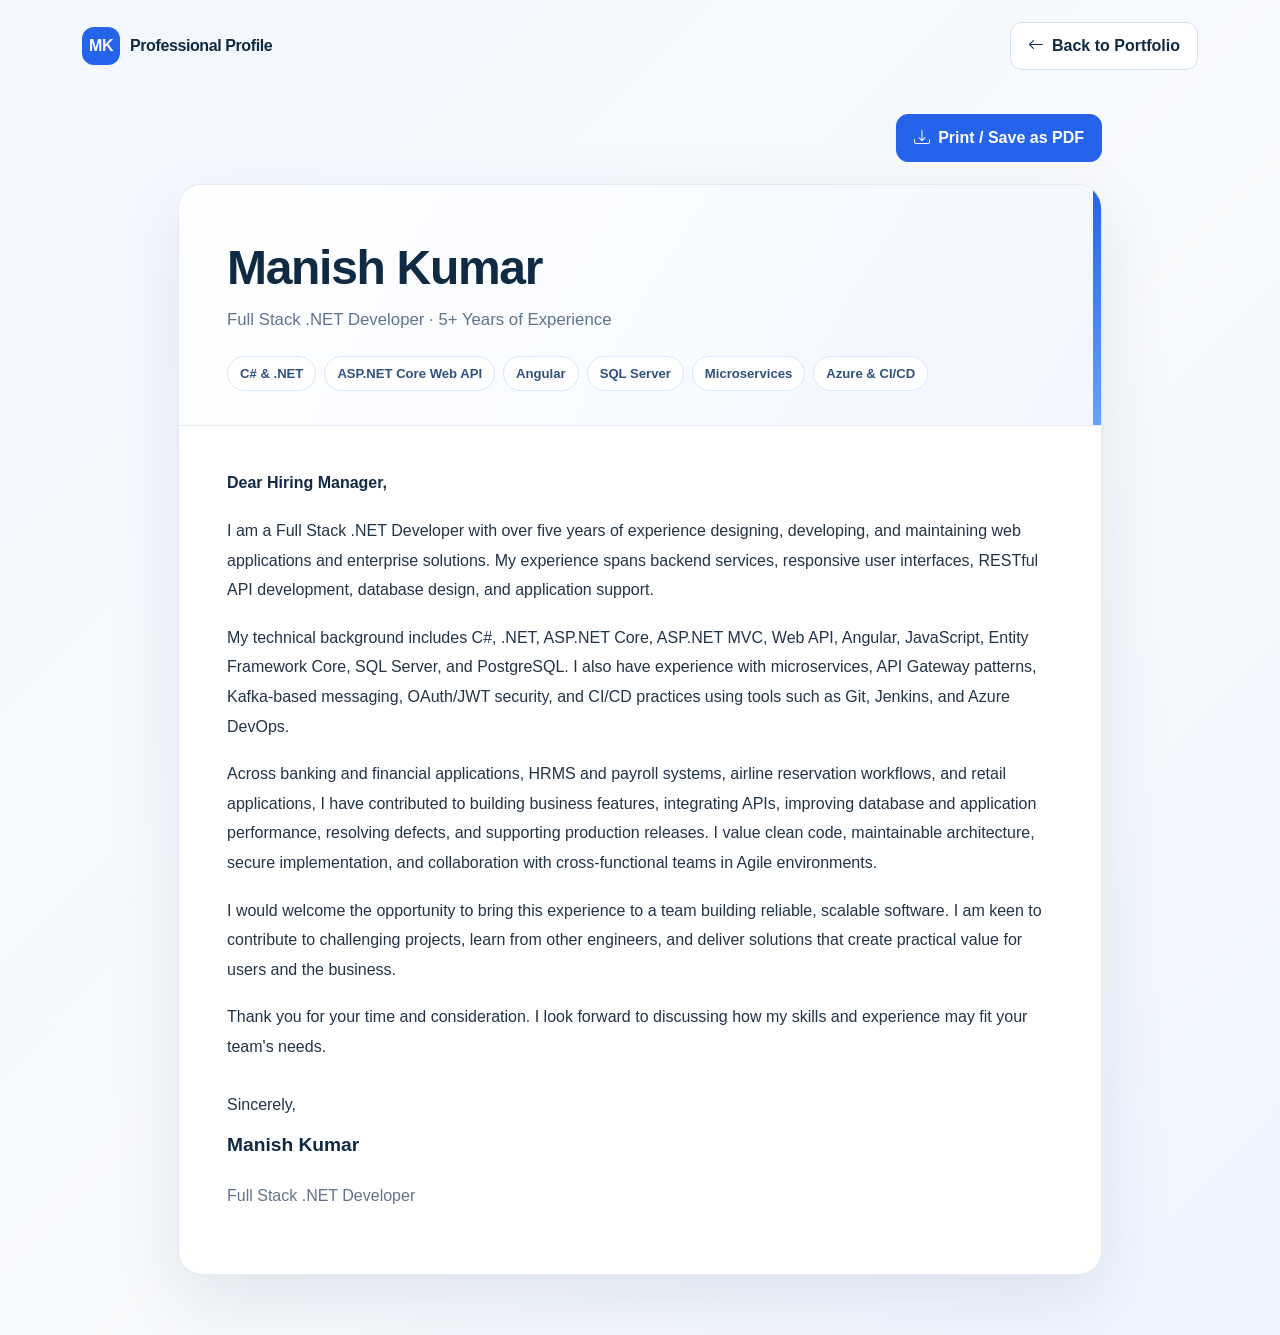
<file: DevPortfolio.API/wwwroot/cover-letter.html>
﻿<!DOCTYPE html>
<html lang="en">
<head>
    <meta charset="UTF-8" />
    <meta name="viewport" content="width=device-width, initial-scale=1.0" />
    <meta name="description" content="Professional cover letter for a Full Stack .NET Developer." />
    <title>Cover Letter | Full Stack .NET Developer</title>
    <link href="https://cdn.jsdelivr.net/npm/bootstrap@5.3.3/dist/css/bootstrap.min.css" rel="stylesheet" />
    <link href="https://cdn.jsdelivr.net/npm/bootstrap-icons@1.11.3/font/bootstrap-icons.min.css" rel="stylesheet" />
    <style>
        :root {
            --navy: #102a43;
            --blue: #2563eb;
            --pale: #eff6ff;
            --ink: #243447;
            --muted: #62748a;
        }

        * {
            box-sizing: border-box;
        }

        body {
            margin: 0;
            font-family: Inter,Segoe UI,Arial,sans-serif;
            color: var(--ink);
            background: linear-gradient(135deg,#f4f8ff 0%,#f8fafc 55%,#eef5ff 100%);
            min-height: 100vh;
        }

        .topbar {
            padding: 22px 0;
        }

        .brand {
            color: var(--navy);
            text-decoration: none;
            font-weight: 800;
            letter-spacing: -.4px;
        }

        .brand-mark {
            display: inline-grid;
            place-items: center;
            width: 38px;
            height: 38px;
            border-radius: 12px;
            background: var(--blue);
            color: #fff;
            margin-right: 10px;
        }

        .page-wrap {
            max-width: 960px;
            margin: 22px auto 60px;
            padding: 0 18px;
        }

        .letter {
            background: #fff;
            border: 1px solid #e4ebf5;
            border-radius: 24px;
            box-shadow: 0 24px 70px rgba(20,49,87,.10);
            overflow: hidden;
        }

        .letter-head {
            padding: 42px 48px 34px;
            background: linear-gradient(120deg,#fff 0%,#f2f7ff 100%);
            border-bottom: 1px solid #e8eef7;
            position: relative;
        }

            .letter-head:after {
                content: "";
                position: absolute;
                right: 0;
                top: 0;
                width: 8px;
                height: 100%;
                background: linear-gradient(var(--blue),#60a5fa);
            }

        .eyebrow {
            color: var(--blue);
            font-size: .76rem;
            font-weight: 800;
            text-transform: uppercase;
            letter-spacing: 2px;
        }

        h1 {
            color: var(--navy);
            font-size: clamp(2rem,4vw,3rem);
            font-weight: 850;
            letter-spacing: -1.3px;
            margin: 12px 0 10px;
        }

        .role {
            color: var(--muted);
            font-size: 1.05rem;
        }

        .skill-pills {
            display: flex;
            flex-wrap: wrap;
            gap: 8px;
            margin-top: 24px;
        }

            .skill-pills span {
                padding: 7px 12px;
                border: 1px solid #dbe7fb;
                background: #fff;
                border-radius: 999px;
                font-size: .82rem;
                color: #31527e;
                font-weight: 650;
            }

        .letter-body {
            padding: 42px 48px 46px;
            font-size: 1rem;
            line-height: 1.85;
        }

            .letter-body p {
                margin-bottom: 18px;
            }

        .salutation {
            font-weight: 750;
            color: var(--navy);
        }

        .signoff {
            margin-top: 28px;
        }

        .signature {
            color: var(--navy);
            font-size: 1.2rem;
            font-weight: 800;
            margin: 0;
        }

        .signature-role {
            color: var(--muted);
            margin: 0;
        }

        .actions {
            display: flex;
            flex-wrap: wrap;
            gap: 12px;
            margin: 0 0 22px;
        }

        .btn-main {
            background: var(--blue);
            color: white;
            border: 1px solid var(--blue);
            border-radius: 12px;
            padding: 11px 17px;
            font-weight: 700;
            text-decoration: none;
        }

            .btn-main:hover {
                background: #1d4ed8;
                color: white;
            }

        .btn-soft {
            background: #fff;
            border: 1px solid #d6e1f0;
            color: var(--navy);
            border-radius: 12px;
            padding: 11px 17px;
            font-weight: 700;
            text-decoration: none;
        }

            .btn-soft:hover {
                background: var(--pale);
                color: var(--navy);
            }

        .note {
            color: var(--muted);
            font-size: .84rem;
            text-align: center;
            margin-top: 18px;
        }

        @media(max-width:600px) {
            .letter-head {
                padding: 30px 24px 26px
            }

            .letter-body {
                padding: 28px 24px 32px
            }

            .topbar {
                padding: 16px 0
            }

            .page-wrap {
                margin-top: 10px
            }
        }

        @media print {
            body {
                background: #fff
            }

            .topbar, .actions, .note {
                display: none !important
            }

            .page-wrap {
                max-width: none;
                margin: 0;
                padding: 0
            }

            .letter {
                border: 0;
                box-shadow: none;
                border-radius: 0
            }

            .letter-head, .letter-body {
                padding-left: 28px;
                padding-right: 28px
            }
        }
    </style>
</head>
<body>
    <header class="topbar">
        <div class="container d-flex justify-content-between align-items-center">
            <a class="brand" href="index.html"><span class="brand-mark">MK</span>Professional Profile</a>
            <a class="btn-soft" href="index.html"><i class="bi bi-arrow-left me-2"></i>Back to Portfolio</a>
        </div>
    </header>

    <main class="page-wrap">
        <div class="actions justify-content-end">
            <button class="btn-main" onclick="window.print()"><i class="bi bi-download me-2"></i>Print / Save as PDF</button>
        </div>

        <article class="letter">
            <section class="letter-head">
                
                <h1>Manish Kumar</h1>
                <div class="role">Full Stack .NET Developer · 5+ Years of Experience</div>
                <div class="skill-pills" aria-label="Core skills">
                    <span>C# & .NET</span><span>ASP.NET Core Web API</span><span>Angular</span><span>SQL Server</span><span>Microservices</span><span>Azure & CI/CD</span>
                </div>
            </section>

            <section class="letter-body">
                <p class="salutation">Dear Hiring Manager,</p>
                <p>I am a Full Stack .NET Developer with over five years of experience designing, developing, and maintaining web applications and enterprise solutions. My experience spans backend services, responsive user interfaces, RESTful API development, database design, and application support.</p>
                <p>My technical background includes C#, .NET, ASP.NET Core, ASP.NET MVC, Web API, Angular, JavaScript, Entity Framework Core, SQL Server, and PostgreSQL. I also have experience with microservices, API Gateway patterns, Kafka-based messaging, OAuth/JWT security, and CI/CD practices using tools such as Git, Jenkins, and Azure DevOps.</p>
                <p>Across banking and financial applications, HRMS and payroll systems, airline reservation workflows, and retail applications, I have contributed to building business features, integrating APIs, improving database and application performance, resolving defects, and supporting production releases. I value clean code, maintainable architecture, secure implementation, and collaboration with cross-functional teams in Agile environments.</p>
                <p>I would welcome the opportunity to bring this experience to a team building reliable, scalable software. I am keen to contribute to challenging projects, learn from other engineers, and deliver solutions that create practical value for users and the business.</p>
                <p>Thank you for your time and consideration. I look forward to discussing how my skills and experience may fit your team's needs.</p>
                <div class="signoff">
                    <p class="mb-2">Sincerely,</p>
                    <p class="signature">Manish Kumar</p>
                    <p class="signature-role">Full Stack .NET Developer</p>
                </div>
            </section>
        </article>
        
    </main>
</body>
</html>
</file>
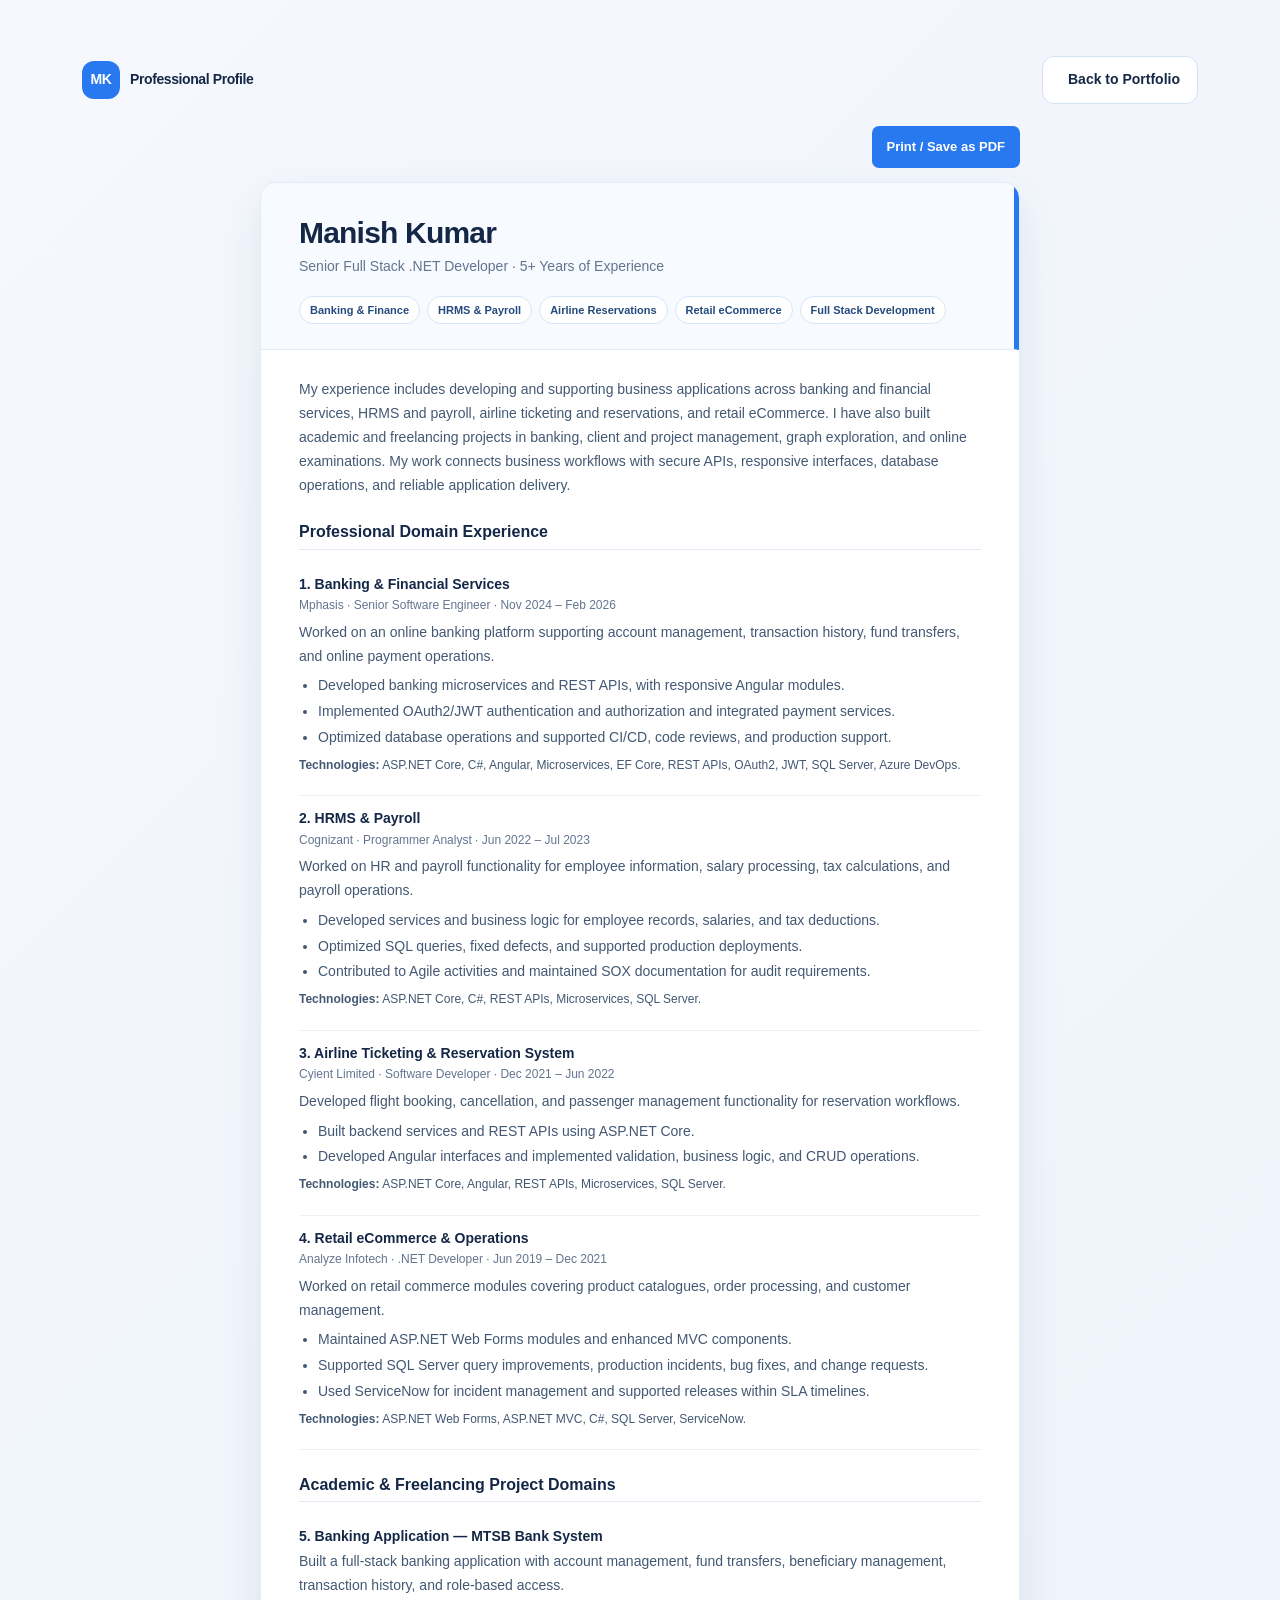
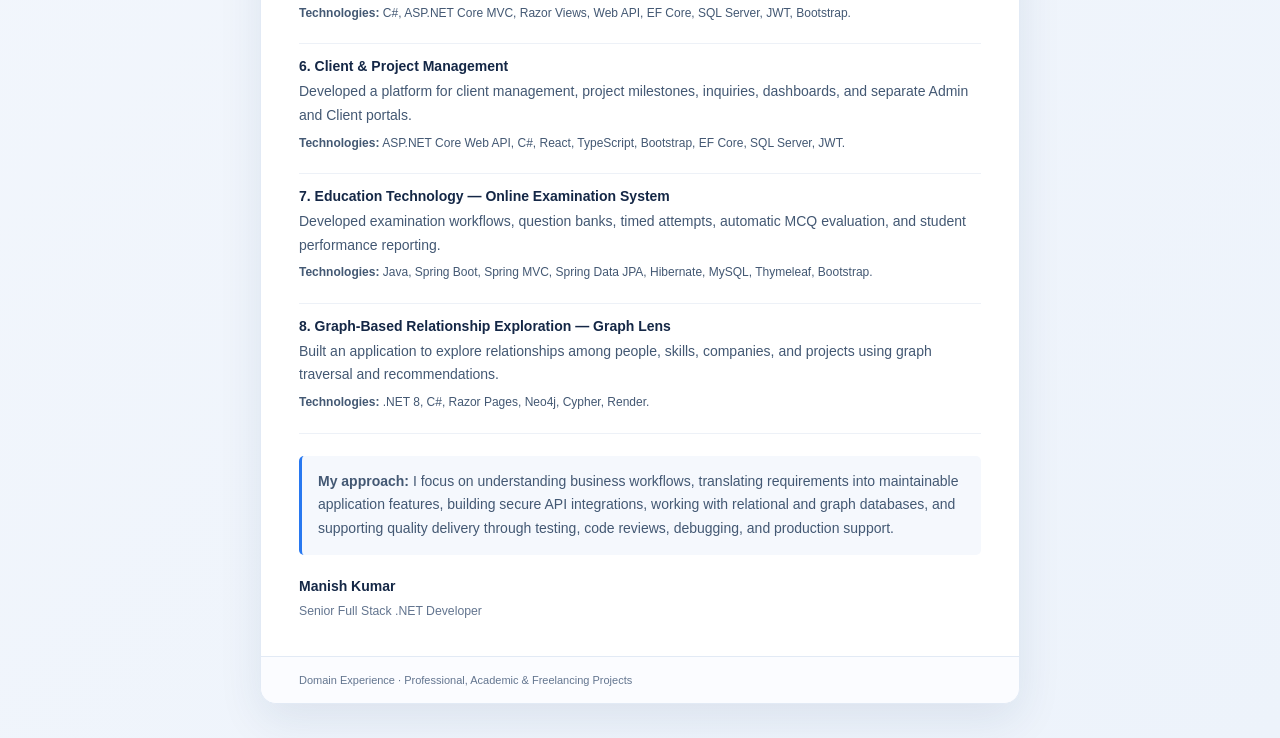
<file: DevPortfolio.API/wwwroot/domain-exp.html>
<!DOCTYPE html>
<html lang="en">
<head>
  <meta charset="UTF-8">
  <meta name="viewport" content="width=device-width, initial-scale=1.0">
  <meta name="description" content="Manish Kumar's domain experience in banking, HRMS and payroll, airline reservations, and retail eCommerce.">
  <title>Domain Experience | Manish Kumar</title>
  <link href="https://cdn.jsdelivr.net/npm/bootstrap@5.3.3/dist/css/bootstrap.min.css" rel="stylesheet">
  <style>
    :root { --blue:#2878f0; --ink:#142746; --muted:#63758f; --line:#e2eaf5; }
    * { box-sizing:border-box; }
    body {
      margin:0; padding:34px 16px; color:var(--ink);
      font-family:Arial, Helvetica, sans-serif;
      background:linear-gradient(135deg,#f5f8fd,#edf3fb);
      font-size:14px; line-height:1.7;
    }
    .toolbar { max-width:760px; margin:0 auto 14px; display:flex; justify-content:flex-end; }
    .print-btn {
      border:0; border-radius:7px; padding:10px 15px; background:var(--blue);
      color:#fff; font-weight:700; font-size:13px;
    }
     .topbar {
            padding: 22px 0;
        }

        .brand {
            color: var(--navy);
            text-decoration: none;
            font-weight: 800;
            letter-spacing: -.4px;
        }
       .brand-mark {
            display: inline-grid;
            place-items: center;
            width: 38px;
            height: 38px;
            border-radius: 12px;
            background: var(--blue);
            color: #fff;
            margin-right: 10px;
        }

        .page-wrap {
            max-width: 960px;
            margin: 22px auto 60px;
            padding: 0 18px;
        }

        .letter {
            background: #fff;
            border: 1px solid #e4ebf5;
            border-radius: 24px;
            box-shadow: 0 24px 70px rgba(20,49,87,.10);
            overflow: hidden;
        }

        .letter-head {
            padding: 42px 48px 34px;
            background: linear-gradient(120deg,#fff 0%,#f2f7ff 100%);
            border-bottom: 1px solid #e8eef7;
            position: relative;
        }

            .letter-head:after {
                content: "";
                position: absolute;
                right: 0;
                top: 0;
                width: 8px;
                height: 100%;
                background: linear-gradient(var(--blue),#60a5fa);
            }

        .eyebrow {
            color: var(--blue);
            font-size: .76rem;
            font-weight: 800;
            text-transform: uppercase;
            letter-spacing: 2px;
        }
     .actions {
            display: flex;
            flex-wrap: wrap;
            gap: 12px;
            margin: 0 0 22px;
        }
     .btn-main {
            background: var(--blue);
            color: white;
            border: 1px solid var(--blue);
            border-radius: 12px;
            padding: 11px 17px;
            font-weight: 700;
            text-decoration: none;
        }

            .btn-main:hover {
                background: #1d4ed8;
                color: white;
            }

        .btn-soft {
            background: #fff;
            border: 1px solid #d6e1f0;
            color: var(--navy);
            border-radius: 12px;
            padding: 11px 17px;
            font-weight: 700;
            text-decoration: none;
        }

            .btn-soft:hover {
                background: var(--pale);
                color: var(--navy);
            }
    .document {
      max-width:760px; margin:0 auto; overflow:hidden; background:#fff;
      border:1px solid var(--line); border-radius:16px;
      box-shadow:0 16px 45px rgba(26,55,98,.09);
    }
    .document-header {
      padding:32px 38px 25px; background:#f7faff; border-bottom:1px solid var(--line);
      border-right:5px solid var(--blue);
    }
    h1 { margin:0 0 4px; font-size:30px; font-weight:800; letter-spacing:-.8px; }
    .subtitle { color:var(--muted); margin:0; font-size:14px; }
    .chips { display:flex; flex-wrap:wrap; gap:7px; margin-top:17px; }
    .chip { padding:4px 10px; border:1px solid #d7e5fb; border-radius:20px; background:#fff; color:#244a7e; font-size:11px; font-weight:700; }
    .document-body { padding:28px 38px 34px; }
    .intro { color:#435873; margin:0 0 22px; }
    .section-title {
      margin:25px 0 12px; padding-bottom:7px; border-bottom:1px solid var(--line);
      color:var(--ink); font-size:16px; font-weight:800;
    }
    .domain { padding:14px 0 15px; border-bottom:1px solid #edf1f7; }
    .domain:last-child { border-bottom:0; }
    .domain h3 { margin:0 0 3px; font-size:14px; font-weight:800; }
    .domain p { margin:5px 0; color:#435873; }
    .meta { color:var(--muted); font-size:12px; }
    .domain ul { margin:6px 0 0; padding-left:19px; color:#435873; }
    .domain li { margin:2px 0; }
    .tech { color:#345f99; font-size:12px; }
    .closing { margin-top:22px; padding:14px 16px; background:#f5f8fd; border-left:3px solid var(--blue); border-radius:5px; color:#435873; }
    .signature { margin-top:20px; font-weight:800; color:var(--ink); }
    .signature small { display:block; color:var(--muted); font-weight:400; margin-top:2px; }
    .footer { padding:14px 38px; background:#fbfcff; border-top:1px solid var(--line); color:var(--muted); font-size:11px; }
    @media (max-width:600px) {
      body { padding:16px 10px; }
      .document-header,.document-body { padding:23px 21px; }
      .footer { padding:13px 21px; }
      h1 { font-size:26px; }
    }
    @media print {
      body { padding:0; background:#fff; font-size:12px; }
      .toolbar { display:none; }
      .document { max-width:none; border:0; border-radius:0; box-shadow:none; }
      .document-header { padding:24px 30px 18px; }
      .document-body { padding:20px 30px; }
      .domain { break-inside:avoid; padding:10px 0; }
      .footer { padding:10px 30px; }
    }
  </style>
</head>
<body>
      <header class="topbar">
        <div class="container d-flex justify-content-between align-items-center">
            <a class="brand" href="index.html"><span class="brand-mark">MK</span>Professional Profile</a>
            <a class="btn-soft" href="index.html"><i class="bi bi-arrow-left me-2"></i>Back to Portfolio</a>
        </div>
    </header>
  <div class="toolbar">
    <button class="print-btn" onclick="window.print()">Print / Save as PDF</button>
  </div>

  <main class="document">
    <header class="document-header">
      <h1>Manish Kumar</h1>
      <p class="subtitle">Senior Full Stack .NET Developer · 5+ Years of Experience</p>
      <div class="chips">
        <span class="chip">Banking & Finance</span>
        <span class="chip">HRMS & Payroll</span>
        <span class="chip">Airline Reservations</span>
        <span class="chip">Retail eCommerce</span>
        <span class="chip">Full Stack Development</span>
      </div>
    </header>

    <div class="document-body">
      <p class="intro">
        My experience includes developing and supporting business applications across banking and financial services,
        HRMS and payroll, airline ticketing and reservations, and retail eCommerce. I have also built academic and
        freelancing projects in banking, client and project management, graph exploration, and online examinations.
        My work connects business workflows with secure APIs, responsive interfaces, database operations, and reliable application delivery.
      </p>

      <h2 class="section-title">Professional Domain Experience</h2>

      <section class="domain">
        <h3>1. Banking & Financial Services</h3>
        <div class="meta">Mphasis · Senior Software Engineer · Nov 2024 – Feb 2026</div>
        <p>Worked on an online banking platform supporting account management, transaction history, fund transfers, and online payment operations.</p>
        <ul>
          <li>Developed banking microservices and REST APIs, with responsive Angular modules.</li>
          <li>Implemented OAuth2/JWT authentication and authorization and integrated payment services.</li>
          <li>Optimized database operations and supported CI/CD, code reviews, and production support.</li>
        </ul>
        <p class="tech"><strong>Technologies:</strong> ASP.NET Core, C#, Angular, Microservices, EF Core, REST APIs, OAuth2, JWT, SQL Server, Azure DevOps.</p>
      </section>

      <section class="domain">
        <h3>2. HRMS & Payroll</h3>
        <div class="meta">Cognizant · Programmer Analyst · Jun 2022 – Jul 2023</div>
        <p>Worked on HR and payroll functionality for employee information, salary processing, tax calculations, and payroll operations.</p>
        <ul>
          <li>Developed services and business logic for employee records, salaries, and tax deductions.</li>
          <li>Optimized SQL queries, fixed defects, and supported production deployments.</li>
          <li>Contributed to Agile activities and maintained SOX documentation for audit requirements.</li>
        </ul>
        <p class="tech"><strong>Technologies:</strong> ASP.NET Core, C#, REST APIs, Microservices, SQL Server.</p>
      </section>

      <section class="domain">
        <h3>3. Airline Ticketing & Reservation System</h3>
        <div class="meta">Cyient Limited · Software Developer · Dec 2021 – Jun 2022</div>
        <p>Developed flight booking, cancellation, and passenger management functionality for reservation workflows.</p>
        <ul>
          <li>Built backend services and REST APIs using ASP.NET Core.</li>
          <li>Developed Angular interfaces and implemented validation, business logic, and CRUD operations.</li>
        </ul>
        <p class="tech"><strong>Technologies:</strong> ASP.NET Core, Angular, REST APIs, Microservices, SQL Server.</p>
      </section>

      <section class="domain">
        <h3>4. Retail eCommerce & Operations</h3>
        <div class="meta">Analyze Infotech · .NET Developer · Jun 2019 – Dec 2021</div>
        <p>Worked on retail commerce modules covering product catalogues, order processing, and customer management.</p>
        <ul>
          <li>Maintained ASP.NET Web Forms modules and enhanced MVC components.</li>
          <li>Supported SQL Server query improvements, production incidents, bug fixes, and change requests.</li>
          <li>Used ServiceNow for incident management and supported releases within SLA timelines.</li>
        </ul>
        <p class="tech"><strong>Technologies:</strong> ASP.NET Web Forms, ASP.NET MVC, C#, SQL Server, ServiceNow.</p>
      </section>

      <h2 class="section-title">Academic & Freelancing Project Domains</h2>

      <section class="domain">
        <h3>5. Banking Application — MTSB Bank System</h3>
        <p>Built a full-stack banking application with account management, fund transfers, beneficiary management, transaction history, and role-based access.</p>
        <p class="tech"><strong>Technologies:</strong> C#, ASP.NET Core MVC, Razor Views, Web API, EF Core, SQL Server, JWT, Bootstrap.</p>
      </section>

      <section class="domain">
        <h3>6. Client & Project Management</h3>
        <p>Developed a platform for client management, project milestones, inquiries, dashboards, and separate Admin and Client portals.</p>
        <p class="tech"><strong>Technologies:</strong> ASP.NET Core Web API, C#, React, TypeScript, Bootstrap, EF Core, SQL Server, JWT.</p>
      </section>

      <section class="domain">
        <h3>7. Education Technology — Online Examination System</h3>
        <p>Developed examination workflows, question banks, timed attempts, automatic MCQ evaluation, and student performance reporting.</p>
        <p class="tech"><strong>Technologies:</strong> Java, Spring Boot, Spring MVC, Spring Data JPA, Hibernate, MySQL, Thymeleaf, Bootstrap.</p>
      </section>

      <section class="domain">
        <h3>8. Graph-Based Relationship Exploration — Graph Lens</h3>
        <p>Built an application to explore relationships among people, skills, companies, and projects using graph traversal and recommendations.</p>
        <p class="tech"><strong>Technologies:</strong> .NET 8, C#, Razor Pages, Neo4j, Cypher, Render.</p>
      </section>

      <div class="closing">
        <strong>My approach:</strong> I focus on understanding business workflows, translating requirements into maintainable application features,
        building secure API integrations, working with relational and graph databases, and supporting quality delivery through testing,
        code reviews, debugging, and production support.
      </div>

      <div class="signature">
        Manish Kumar
        <small>Senior Full Stack .NET Developer</small>
      </div>
    </div>

    <footer class="footer">
      Domain Experience · Professional, Academic & Freelancing Projects
    </footer>
  </main>
</body>
</html>
</file>
